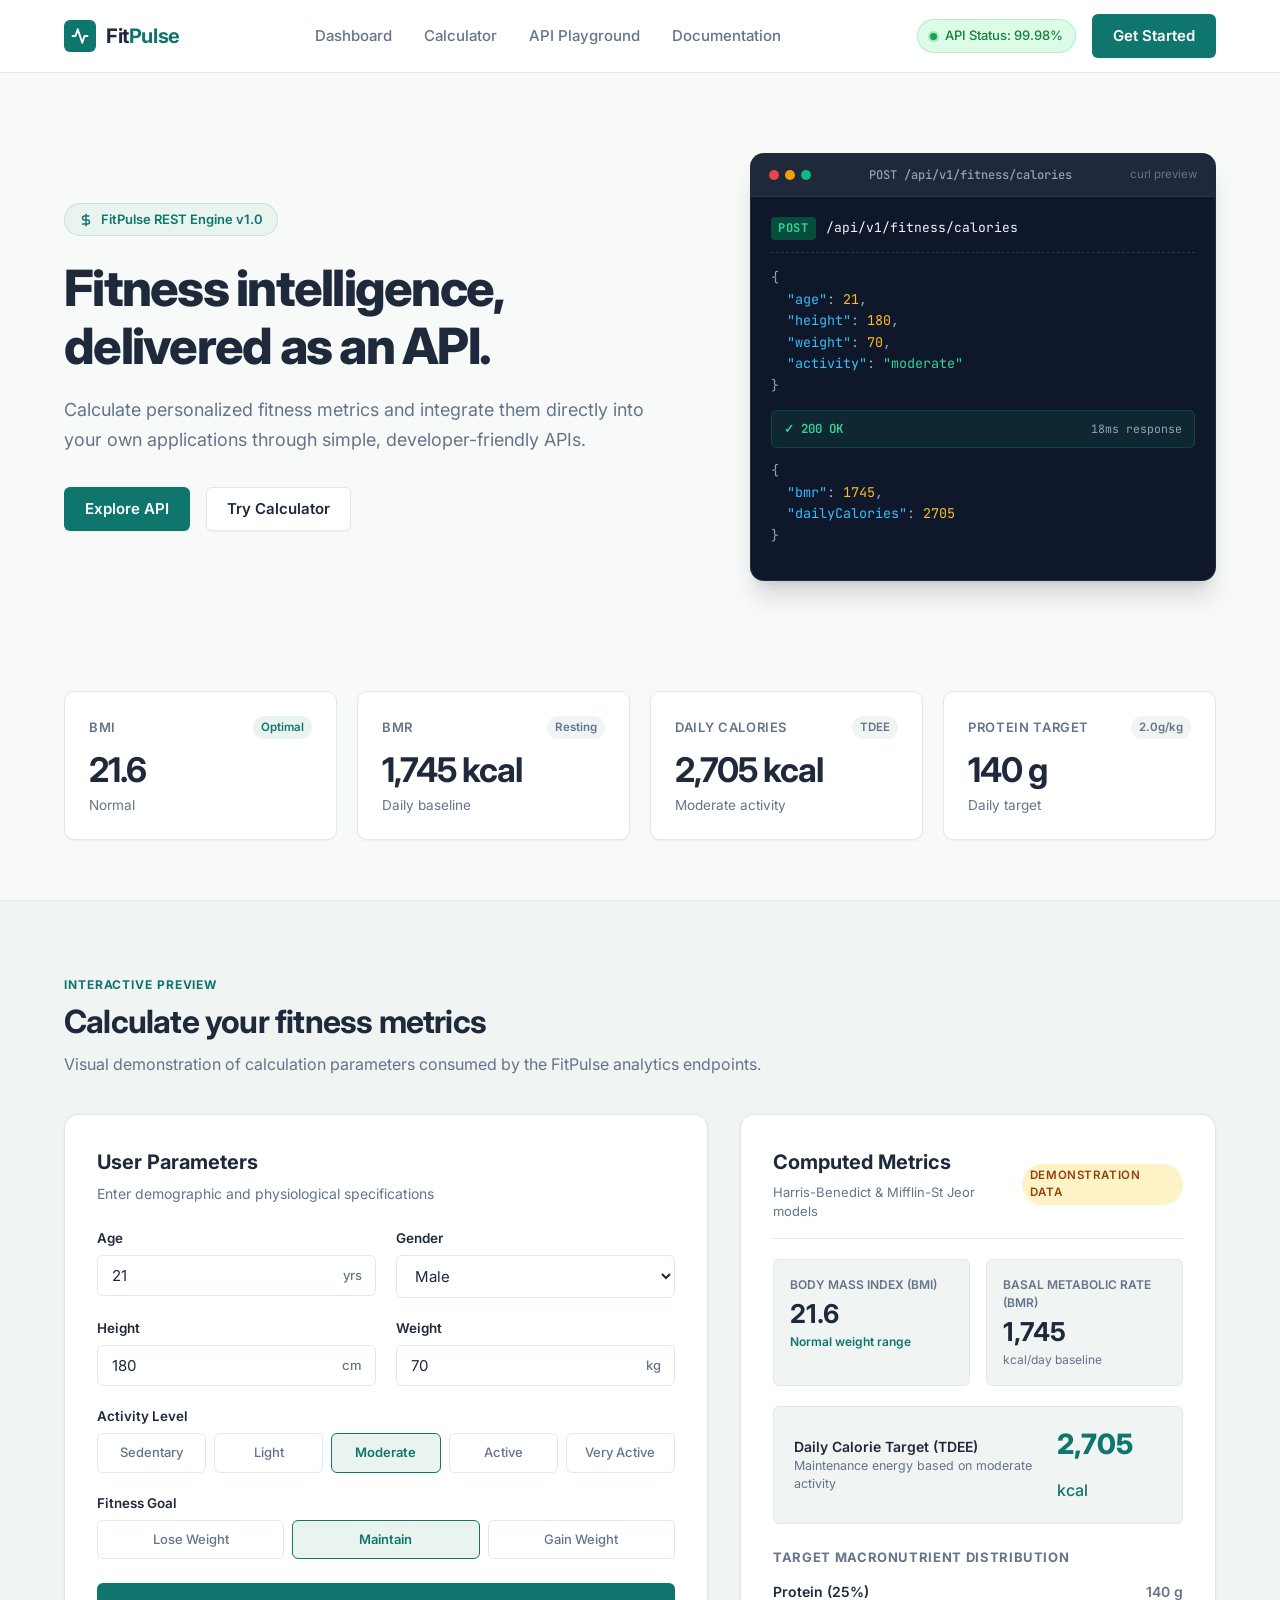
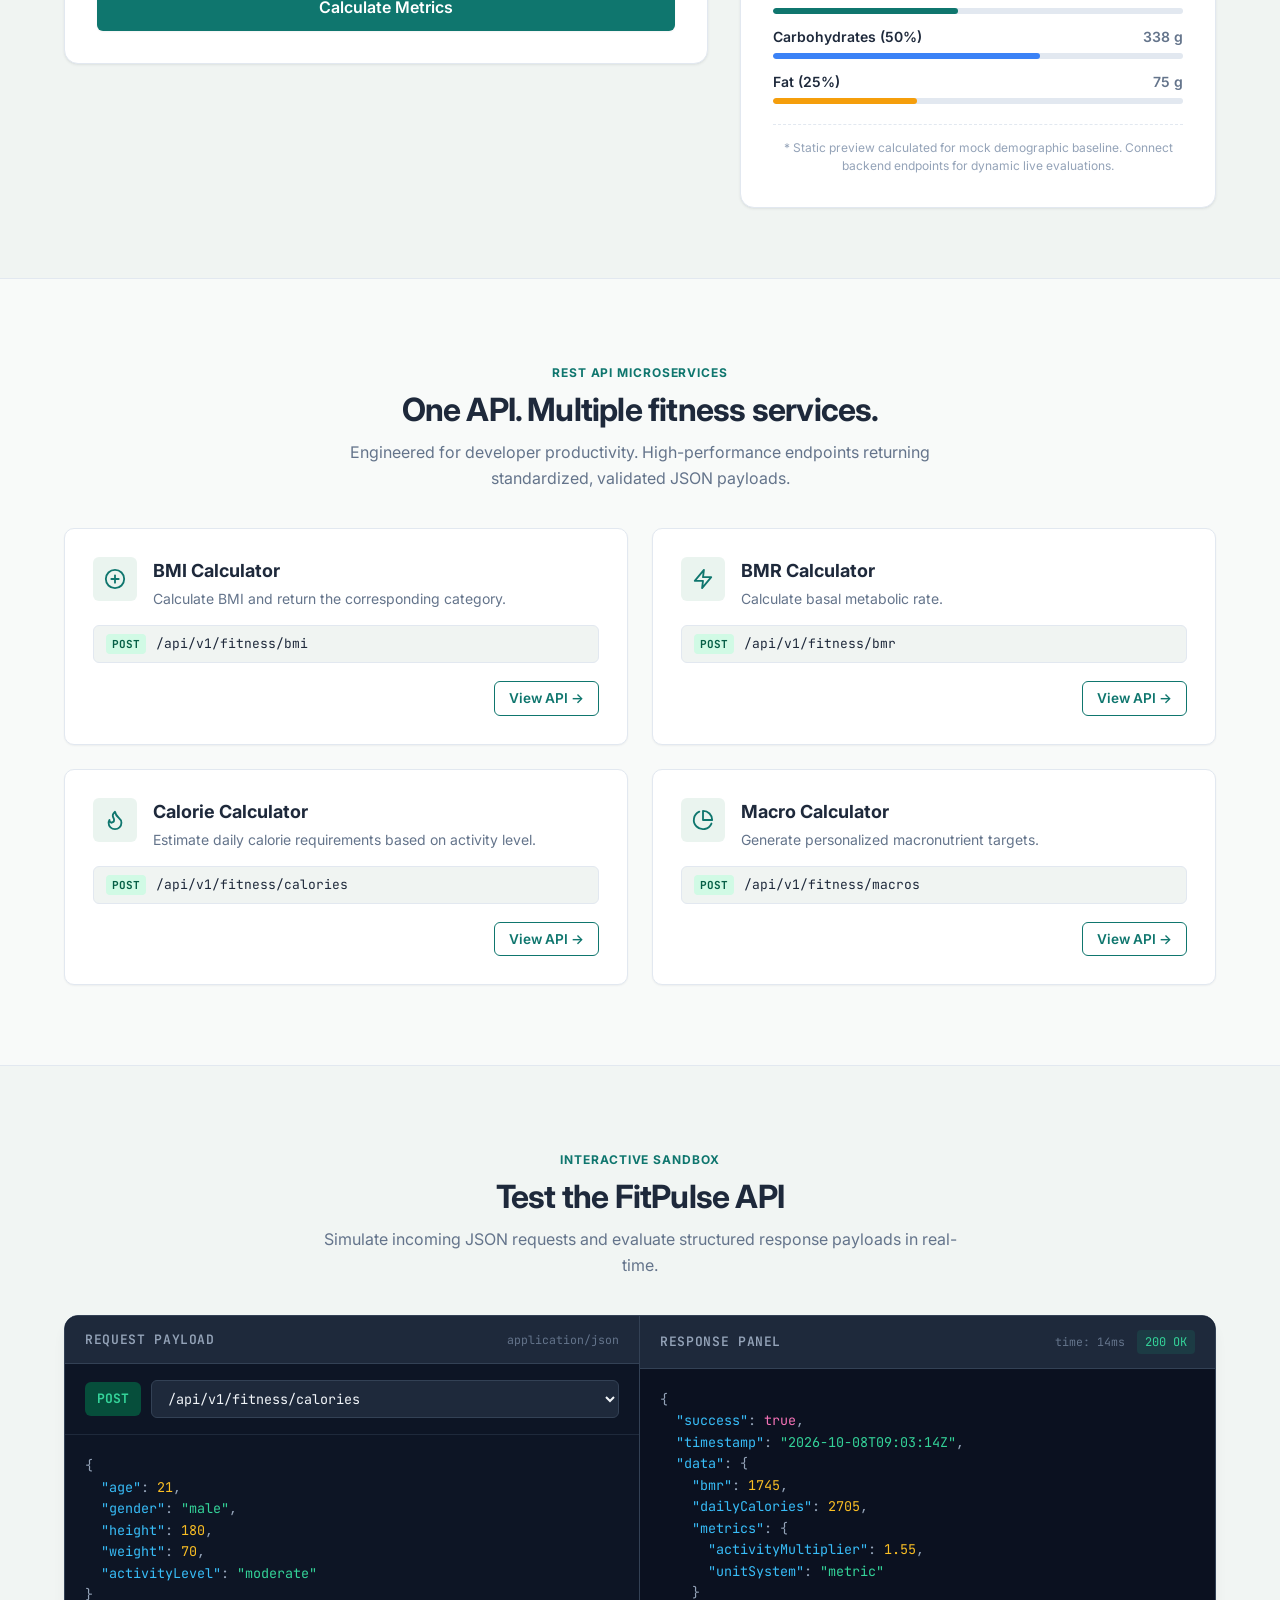
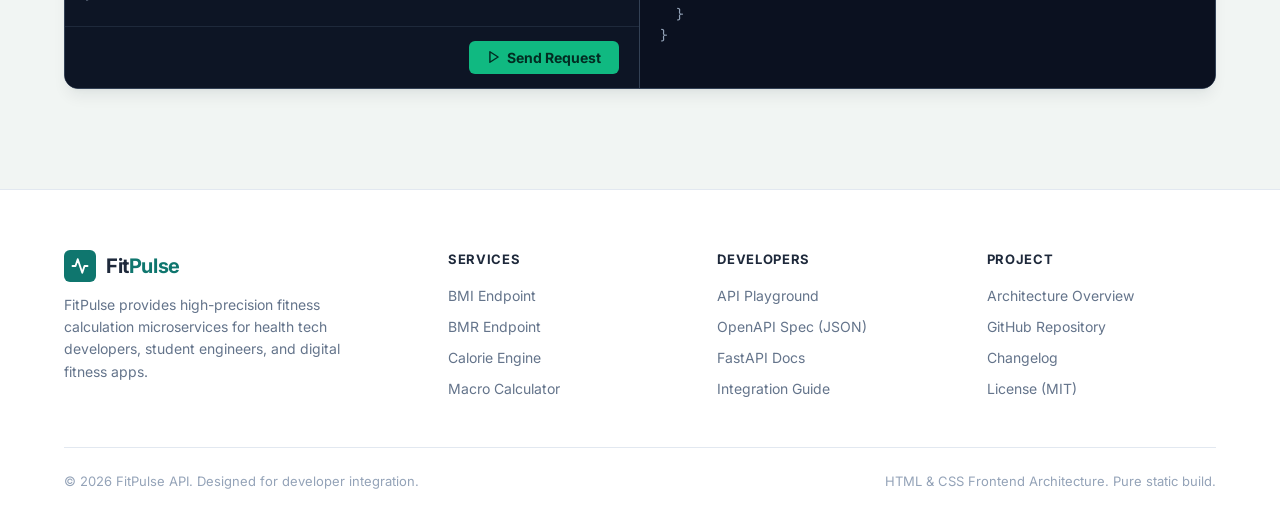
<file: index.html>
<!DOCTYPE html>
<html lang="en">
<head>
  <meta charset="UTF-8">
  <meta name="viewport" content="width=device-width, initial-scale=1.0">
  <meta name="description" content="FitPulse — Fitness Analytics & Personal Metrics API. Calculate BMI, BMR, daily calories, and macronutrient targets with developer-friendly REST endpoints.">
  <title>FitPulse — Fitness Analytics & Personal Metrics API</title>
  <link rel="preconnect" href="https://fonts.googleapis.com">
  <link rel="preconnect" href="https://fonts.gstatic.com" crossorigin>
  <link href="https://fonts.googleapis.com/css2?family=Inter:wght@400;500;600;700;800&family=JetBrains+Mono:wght@400;500;600&display=swap" rel="stylesheet">
  <link rel="stylesheet" href="style.css">
</head>
<body>

  <!-- 1. Top Navigation -->
  <header class="navbar">
    <div class="container navbar-inner">
      <a href="#" class="logo-group" id="nav-brand">
        <div class="logo-icon">
          <svg width="18" height="18" viewBox="0 0 24 24" fill="none" stroke="currentColor" stroke-width="2.5" stroke-linecap="round" stroke-linejoin="round">
            <polyline points="22 12 18 12 15 21 9 3 6 12 2 12"></polyline>
          </svg>
        </div>
        <span>Fit<span class="logo-pulse-text">Pulse</span></span>
      </a>

      <nav class="nav-links">
        <a href="#metrics" class="nav-link" id="link-dashboard">Dashboard</a>
        <a href="#calculator" class="nav-link" id="link-calculator">Calculator</a>
        <a href="#playground" class="nav-link" id="link-playground">API Playground</a>
        <a href="#services" class="nav-link" id="link-documentation">Documentation</a>
      </nav>

      <div class="nav-actions">
        <div class="api-status-badge" title="FitPulse API systems operational">
          <span class="status-dot"></span>
          <span>API Status: 99.98%</span>
        </div>
        <a href="#playground" class="btn btn-primary" id="btn-get-started">Get Started</a>
      </div>
    </div>
  </header>

  <!-- 2. Hero Section -->
  <section class="hero-section">
    <div class="container">
      <div class="hero-grid">
        <div class="hero-content">
          <div class="hero-pill-badge">
            <svg width="14" height="14" viewBox="0 0 24 24" fill="none" stroke="currentColor" stroke-width="2.5" stroke-linecap="round" stroke-linejoin="round">
              <path d="M12 2v20M17 5H9.5a3.5 3.5 0 0 0 0 7h5a3.5 3.5 0 0 1 0 7H6"/>
            </svg>
            FitPulse REST Engine v1.0
          </div>
          <h1 class="hero-title">Fitness intelligence, delivered as an API.</h1>
          <p class="hero-description">
            Calculate personalized fitness metrics and integrate them directly into your own applications through simple, developer-friendly APIs.
          </p>
          <div class="hero-cta-group">
            <a href="#services" class="btn btn-primary" id="hero-btn-explore">Explore API</a>
            <a href="#calculator" class="btn btn-secondary" id="hero-btn-calculator">Try Calculator</a>
          </div>
        </div>

        <div class="hero-visual">
          <!-- Developer API Response Preview Card -->
          <div class="api-window-card" id="hero-api-preview">
            <div class="window-header">
              <div class="window-controls">
                <span class="dot dot-red"></span>
                <span class="dot dot-yellow"></span>
                <span class="dot dot-green"></span>
              </div>
              <span class="window-label">POST /api/v1/fitness/calories</span>
              <span style="font-size: 0.72rem; color: #64748b;">curl preview</span>
            </div>
            <div class="window-body">
              <div class="req-endpoint">
                <span class="method-tag method-post">POST</span>
                <span class="endpoint-path">/api/v1/fitness/calories</span>
              </div>
              <div class="code-snippet"><span class="code-punct">{</span>
  <span class="code-key">"age"</span><span class="code-punct">:</span> <span class="code-num">21</span><span class="code-punct">,</span>
  <span class="code-key">"height"</span><span class="code-punct">:</span> <span class="code-num">180</span><span class="code-punct">,</span>
  <span class="code-key">"weight"</span><span class="code-punct">:</span> <span class="code-num">70</span><span class="code-punct">,</span>
  <span class="code-key">"activity"</span><span class="code-punct">:</span> <span class="code-str">"moderate"</span>
<span class="code-punct">}</span></div>

              <div class="status-response-bar">
                <span>&#10003; 200 OK</span>
                <span class="response-time">18ms response</span>
              </div>

              <div class="code-snippet"><span class="code-punct">{</span>
  <span class="code-key">"bmr"</span><span class="code-punct">:</span> <span class="code-num">1745</span><span class="code-punct">,</span>
  <span class="code-key">"dailyCalories"</span><span class="code-punct">:</span> <span class="code-num">2705</span>
<span class="code-punct">}</span></div>
            </div>
          </div>
        </div>
      </div>
    </div>
  </section>

  <!-- 3. Metrics Overview -->
  <section class="metrics-section" id="metrics">
    <div class="container">
      <div class="metrics-grid">
        <!-- BMI Card -->
        <div class="metric-card" id="card-metric-bmi">
          <div class="metric-header">
            <span class="metric-label">BMI</span>
            <span class="metric-tag tag-healthy">Optimal</span>
          </div>
          <div class="metric-value">21.6</div>
          <div class="metric-subtext">Normal</div>
        </div>

        <!-- BMR Card -->
        <div class="metric-card" id="card-metric-bmr">
          <div class="metric-header">
            <span class="metric-label">BMR</span>
            <span class="metric-tag">Resting</span>
          </div>
          <div class="metric-value">1,745 kcal</div>
          <div class="metric-subtext">Daily baseline</div>
        </div>

        <!-- Daily Calories Card -->
        <div class="metric-card" id="card-metric-calories">
          <div class="metric-header">
            <span class="metric-label">Daily Calories</span>
            <span class="metric-tag">TDEE</span>
          </div>
          <div class="metric-value">2,705 kcal</div>
          <div class="metric-subtext">Moderate activity</div>
        </div>

        <!-- Protein Target Card -->
        <div class="metric-card" id="card-metric-protein">
          <div class="metric-header">
            <span class="metric-label">Protein Target</span>
            <span class="metric-tag">2.0g/kg</span>
          </div>
          <div class="metric-value">140 g</div>
          <div class="metric-subtext">Daily target</div>
        </div>
      </div>
    </div>
  </section>

  <!-- 4. Fitness Calculator Section -->
  <section class="calculator-section" id="calculator">
    <div class="container">
      <div class="section-header">
        <span class="section-tag">Interactive Preview</span>
        <h2 class="section-title">Calculate your fitness metrics</h2>
        <p class="section-subtitle">Visual demonstration of calculation parameters consumed by the FitPulse analytics endpoints.</p>
      </div>

      <div class="calculator-layout">
        <!-- Calculator Form -->
        <div class="calculator-card" id="calculator-form-container">
          <h3 class="card-title">User Parameters</h3>
          <p class="card-desc">Enter demographic and physiological specifications</p>

          <form action="#" onsubmit="return false;" id="fitness-calc-form">
            <div class="form-grid">
              <!-- Age -->
              <div class="form-group">
                <label for="input-age" class="form-label">Age</label>
                <div class="input-wrapper">
                  <input type="number" id="input-age" class="form-input input-with-unit" value="21" min="10" max="120" placeholder="21">
                  <span class="input-unit">yrs</span>
                </div>
              </div>

              <!-- Gender -->
              <div class="form-group">
                <label for="select-gender" class="form-label">Gender</label>
                <select id="select-gender" class="form-select">
                  <option value="male" selected>Male</option>
                  <option value="female">Female</option>
                  <option value="other">Other</option>
                </select>
              </div>

              <!-- Height -->
              <div class="form-group">
                <label for="input-height" class="form-label">Height</label>
                <div class="input-wrapper">
                  <input type="number" id="input-height" class="form-input input-with-unit" value="180" min="50" max="260" placeholder="180">
                  <span class="input-unit">cm</span>
                </div>
              </div>

              <!-- Weight -->
              <div class="form-group">
                <label for="input-weight" class="form-label">Weight</label>
                <div class="input-wrapper">
                  <input type="number" id="input-weight" class="form-input input-with-unit" value="70" min="20" max="300" placeholder="70">
                  <span class="input-unit">kg</span>
                </div>
              </div>

              <!-- Activity Level -->
              <div class="form-group full-width">
                <label class="form-label">Activity Level</label>
                <div class="segmented-chips" id="activity-chips">
                  <label class="chip-label">
                    <input type="radio" name="activity" value="sedentary">
                    <span class="chip-box">Sedentary</span>
                  </label>
                  <label class="chip-label">
                    <input type="radio" name="activity" value="light">
                    <span class="chip-box">Light</span>
                  </label>
                  <label class="chip-label">
                    <input type="radio" name="activity" value="moderate" checked>
                    <span class="chip-box">Moderate</span>
                  </label>
                  <label class="chip-label">
                    <input type="radio" name="activity" value="active">
                    <span class="chip-box">Active</span>
                  </label>
                  <label class="chip-label">
                    <input type="radio" name="activity" value="very-active">
                    <span class="chip-box">Very Active</span>
                  </label>
                </div>
              </div>

              <!-- Fitness Goal -->
              <div class="form-group full-width">
                <label class="form-label">Fitness Goal</label>
                <div class="segmented-chips" id="goal-chips">
                  <label class="chip-label">
                    <input type="radio" name="goal" value="lose-weight">
                    <span class="chip-box">Lose Weight</span>
                  </label>
                  <label class="chip-label">
                    <input type="radio" name="goal" value="maintain" checked>
                    <span class="chip-box">Maintain</span>
                  </label>
                  <label class="chip-label">
                    <input type="radio" name="goal" value="gain-weight">
                    <span class="chip-box">Gain Weight</span>
                  </label>
                </div>
              </div>
            </div>

            <div class="calculator-actions">
              <button type="button" class="btn btn-primary btn-full" id="btn-calculate-metrics">Calculate Metrics</button>
            </div>
          </form>
        </div>

        <!-- Static Results Dashboard -->
        <div class="results-card" id="calculator-results-dashboard">
          <div class="results-header">
            <div>
              <h3 class="card-title">Computed Metrics</h3>
              <p style="font-size: 0.8125rem; color: var(--text-muted); margin: 0;">Harris-Benedict & Mifflin-St Jeor models</p>
            </div>
            <span class="demo-badge">Demonstration Data</span>
          </div>

          <div class="results-metric-primary">
            <div class="result-card-inner">
              <div class="result-micro-label">Body Mass Index (BMI)</div>
              <div class="result-highlight-num">21.6</div>
              <div class="result-highlight-status">Normal weight range</div>
            </div>
            <div class="result-card-inner">
              <div class="result-micro-label">Basal Metabolic Rate (BMR)</div>
              <div class="result-highlight-num">1,745</div>
              <div style="font-size: 0.75rem; color: var(--text-muted); margin-top: 4px;">kcal/day baseline</div>
            </div>
          </div>

          <div class="result-total-calories-banner">
            <div class="calorie-label-group">
              <span class="banner-title">Daily Calorie Target (TDEE)</span>
              <span class="banner-subtitle">Maintenance energy based on moderate activity</span>
            </div>
            <span class="banner-value">2,705 <span style="font-size: 1rem; font-weight: 500;">kcal</span></span>
          </div>

          <div class="macros-breakdown-panel">
            <h4 class="macros-title">Target Macronutrient Distribution</h4>
            <div class="macros-list">
              <div class="macro-item">
                <div class="macro-row-info">
                  <span class="macro-name">Protein (25%)</span>
                  <span class="macro-amount">140 g</span>
                </div>
                <div class="macro-bar-track">
                  <div class="macro-bar-fill fill-protein"></div>
                </div>
              </div>

              <div class="macro-item">
                <div class="macro-row-info">
                  <span class="macro-name">Carbohydrates (50%)</span>
                  <span class="macro-amount">338 g</span>
                </div>
                <div class="macro-bar-track">
                  <div class="macro-bar-fill fill-carbs"></div>
                </div>
              </div>

              <div class="macro-item">
                <div class="macro-row-info">
                  <span class="macro-name">Fat (25%)</span>
                  <span class="macro-amount">75 g</span>
                </div>
                <div class="macro-bar-track">
                  <div class="macro-bar-fill fill-fat"></div>
                </div>
              </div>
            </div>
          </div>

          <div class="results-footer-notice">
            * Static preview calculated for mock demographic baseline. Connect backend endpoints for dynamic live evaluations.
          </div>
        </div>
      </div>
    </div>
  </section>

  <!-- 5. API Services Section -->
  <section class="services-section" id="services">
    <div class="container">
      <div class="section-header text-center">
        <span class="section-tag">REST API Microservices</span>
        <h2 class="section-title">One API. Multiple fitness services.</h2>
        <p class="section-subtitle">
          Engineered for developer productivity. High-performance endpoints returning standardized, validated JSON payloads.
        </p>
      </div>

      <div class="services-grid">
        <!-- Service 1: BMI Calculator -->
        <div class="service-card" id="service-bmi">
          <div class="service-top">
            <div class="service-icon-box">
              <svg width="22" height="22" viewBox="0 0 24 24" fill="none" stroke="currentColor" stroke-width="2" stroke-linecap="round" stroke-linejoin="round">
                <circle cx="12" cy="12" r="10"></circle>
                <path d="M8 12h8"></path>
                <path d="M12 8v8"></path>
              </svg>
            </div>
            <div class="service-title-wrap">
              <h3 class="service-title">BMI Calculator</h3>
              <p class="service-desc">Calculate BMI and return the corresponding category.</p>
            </div>
          </div>
          <div class="endpoint-display-box">
            <span class="method-badge-clean">POST</span>
            <span class="endpoint-text">/api/v1/fitness/bmi</span>
          </div>
          <div class="service-footer">
            <a href="#playground" class="btn btn-outline-emerald">View API &rarr;</a>
          </div>
        </div>

        <!-- Service 2: BMR Calculator -->
        <div class="service-card" id="service-bmr">
          <div class="service-top">
            <div class="service-icon-box">
              <svg width="22" height="22" viewBox="0 0 24 24" fill="none" stroke="currentColor" stroke-width="2" stroke-linecap="round" stroke-linejoin="round">
                <polygon points="13 2 3 14 12 14 11 22 21 10 12 10 13 2"></polygon>
              </svg>
            </div>
            <div class="service-title-wrap">
              <h3 class="service-title">BMR Calculator</h3>
              <p class="service-desc">Calculate basal metabolic rate.</p>
            </div>
          </div>
          <div class="endpoint-display-box">
            <span class="method-badge-clean">POST</span>
            <span class="endpoint-text">/api/v1/fitness/bmr</span>
          </div>
          <div class="service-footer">
            <a href="#playground" class="btn btn-outline-emerald">View API &rarr;</a>
          </div>
        </div>

        <!-- Service 3: Calorie Calculator -->
        <div class="service-card" id="service-calories">
          <div class="service-top">
            <div class="service-icon-box">
              <svg width="22" height="22" viewBox="0 0 24 24" fill="none" stroke="currentColor" stroke-width="2" stroke-linecap="round" stroke-linejoin="round">
                <path d="M8.5 14.5A2.5 2.5 0 0 0 11 12c0-1.38-.5-2-1-3-1.072-2.143-.224-4.054 2-6 .5 2.5 2 4.9 4 6.5 2 1.6 3 3.5 3 5.5a7 7 0 1 1-14 0c0-1.153.433-2.294 1-3a2.5 2.5 0 0 0 2.5 3z"></path>
              </svg>
            </div>
            <div class="service-title-wrap">
              <h3 class="service-title">Calorie Calculator</h3>
              <p class="service-desc">Estimate daily calorie requirements based on activity level.</p>
            </div>
          </div>
          <div class="endpoint-display-box">
            <span class="method-badge-clean">POST</span>
            <span class="endpoint-text">/api/v1/fitness/calories</span>
          </div>
          <div class="service-footer">
            <a href="#playground" class="btn btn-outline-emerald">View API &rarr;</a>
          </div>
        </div>

        <!-- Service 4: Macro Calculator -->
        <div class="service-card" id="service-macros">
          <div class="service-top">
            <div class="service-icon-box">
              <svg width="22" height="22" viewBox="0 0 24 24" fill="none" stroke="currentColor" stroke-width="2" stroke-linecap="round" stroke-linejoin="round">
                <path d="M21.21 15.89A10 10 0 1 1 8 2.83"></path>
                <path d="M22 12A10 10 0 0 0 12 2v10z"></path>
              </svg>
            </div>
            <div class="service-title-wrap">
              <h3 class="service-title">Macro Calculator</h3>
              <p class="service-desc">Generate personalized macronutrient targets.</p>
            </div>
          </div>
          <div class="endpoint-display-box">
            <span class="method-badge-clean">POST</span>
            <span class="endpoint-text">/api/v1/fitness/macros</span>
          </div>
          <div class="service-footer">
            <a href="#playground" class="btn btn-outline-emerald">View API &rarr;</a>
          </div>
        </div>
      </div>
    </div>
  </section>

  <!-- 6. API Playground Section -->
  <section class="playground-section" id="playground">
    <div class="container">
      <div class="section-header text-center">
        <span class="section-tag">Interactive Sandbox</span>
        <h2 class="section-title">Test the FitPulse API</h2>
        <p class="section-subtitle">Simulate incoming JSON requests and evaluate structured response payloads in real-time.</p>
      </div>

      <div class="playground-console" id="playground-console">
        <!-- Request Pane -->
        <div class="console-pane pane-request">
          <div class="console-pane-header">
            <span class="pane-label">Request Payload</span>
            <span style="font-size: 0.72rem; color: #64748b; font-family: var(--font-mono);">application/json</span>
          </div>

          <div class="playground-bar">
            <span class="playground-method-badge">POST</span>
            <select class="playground-endpoint-selector" id="endpoint-selector">
              <option value="/api/v1/fitness/calories" selected>/api/v1/fitness/calories</option>
              <option value="/api/v1/fitness/bmi">/api/v1/fitness/bmi</option>
              <option value="/api/v1/fitness/bmr">/api/v1/fitness/bmr</option>
              <option value="/api/v1/fitness/macros">/api/v1/fitness/macros</option>
            </select>
          </div>

          <div class="console-editor-area"><span class="code-punct">{</span>
  <span class="code-key">"age"</span><span class="code-punct">:</span> <span class="code-num">21</span><span class="code-punct">,</span>
  <span class="code-key">"gender"</span><span class="code-punct">:</span> <span class="code-str">"male"</span><span class="code-punct">,</span>
  <span class="code-key">"height"</span><span class="code-punct">:</span> <span class="code-num">180</span><span class="code-punct">,</span>
  <span class="code-key">"weight"</span><span class="code-punct">:</span> <span class="code-num">70</span><span class="code-punct">,</span>
  <span class="code-key">"activityLevel"</span><span class="code-punct">:</span> <span class="code-str">"moderate"</span>
<span class="code-punct">}</span></div>

          <div class="console-actions-bar">
            <button type="button" class="btn-send-request" id="btn-send-request">
              <svg width="14" height="14" viewBox="0 0 24 24" fill="none" stroke="currentColor" stroke-width="2.5" stroke-linecap="round" stroke-linejoin="round">
                <polygon points="5 3 19 12 5 21 5 3"></polygon>
              </svg>
              Send Request
            </button>
          </div>
        </div>

        <!-- Response Pane -->
        <div class="console-pane pane-response">
          <div class="console-pane-header">
            <span class="pane-label">Response Panel</span>
            <div style="display: flex; align-items: center; gap: 12px;">
              <span class="response-time-info">time: 14ms</span>
              <div class="response-status-badge">
                <span>200 OK</span>
              </div>
            </div>
          </div>

          <div class="console-editor-area" style="background-color: #0b1120;"><span class="code-punct">{</span>
  <span class="code-key">"success"</span><span class="code-punct">:</span> <span class="code-bool">true</span><span class="code-punct">,</span>
  <span class="code-key">"timestamp"</span><span class="code-punct">:</span> <span class="code-str">"2026-10-08T09:03:14Z"</span><span class="code-punct">,</span>
  <span class="code-key">"data"</span><span class="code-punct">:</span> <span class="code-punct">{</span>
    <span class="code-key">"bmr"</span><span class="code-punct">:</span> <span class="code-num">1745</span><span class="code-punct">,</span>
    <span class="code-key">"dailyCalories"</span><span class="code-punct">:</span> <span class="code-num">2705</span><span class="code-punct">,</span>
    <span class="code-key">"metrics"</span><span class="code-punct">:</span> <span class="code-punct">{</span>
      <span class="code-key">"activityMultiplier"</span><span class="code-punct">:</span> <span class="code-num">1.55</span><span class="code-punct">,</span>
      <span class="code-key">"unitSystem"</span><span class="code-punct">:</span> <span class="code-str">"metric"</span>
    <span class="code-punct">}</span>
  <span class="code-punct">}</span>
<span class="code-punct">}</span></div>
        </div>
      </div>
    </div>
  </section>

  <!-- Footer -->
  <footer class="footer">
    <div class="container">
      <div class="footer-top">
        <div class="footer-brand">
          <div class="logo-group">
            <div class="logo-icon">
              <svg width="18" height="18" viewBox="0 0 24 24" fill="none" stroke="currentColor" stroke-width="2.5" stroke-linecap="round" stroke-linejoin="round">
                <polyline points="22 12 18 12 15 21 9 3 6 12 2 12"></polyline>
              </svg>
            </div>
            <span>Fit<span class="logo-pulse-text">Pulse</span></span>
          </div>
          <p>FitPulse provides high-precision fitness calculation microservices for health tech developers, student engineers, and digital fitness apps.</p>
        </div>

        <div>
          <h4 class="footer-col-title">Services</h4>
          <div class="footer-links">
            <a href="#services">BMI Endpoint</a>
            <a href="#services">BMR Endpoint</a>
            <a href="#services">Calorie Engine</a>
            <a href="#services">Macro Calculator</a>
          </div>
        </div>

        <div>
          <h4 class="footer-col-title">Developers</h4>
          <div class="footer-links">
            <a href="#playground">API Playground</a>
            <a href="#">OpenAPI Spec (JSON)</a>
            <a href="#">FastAPI Docs</a>
            <a href="#">Integration Guide</a>
          </div>
        </div>

        <div>
          <h4 class="footer-col-title">Project</h4>
          <div class="footer-links">
            <a href="#">Architecture Overview</a>
            <a href="#">GitHub Repository</a>
            <a href="#">Changelog</a>
            <a href="#">License (MIT)</a>
          </div>
        </div>
      </div>

      <div class="footer-bottom">
        <div>&copy; 2026 FitPulse API. Designed for developer integration.</div>
        <div>HTML &amp; CSS Frontend Architecture. Pure static build.</div>
      </div>
    </div>
  </footer>

</body>
</html>
</file>
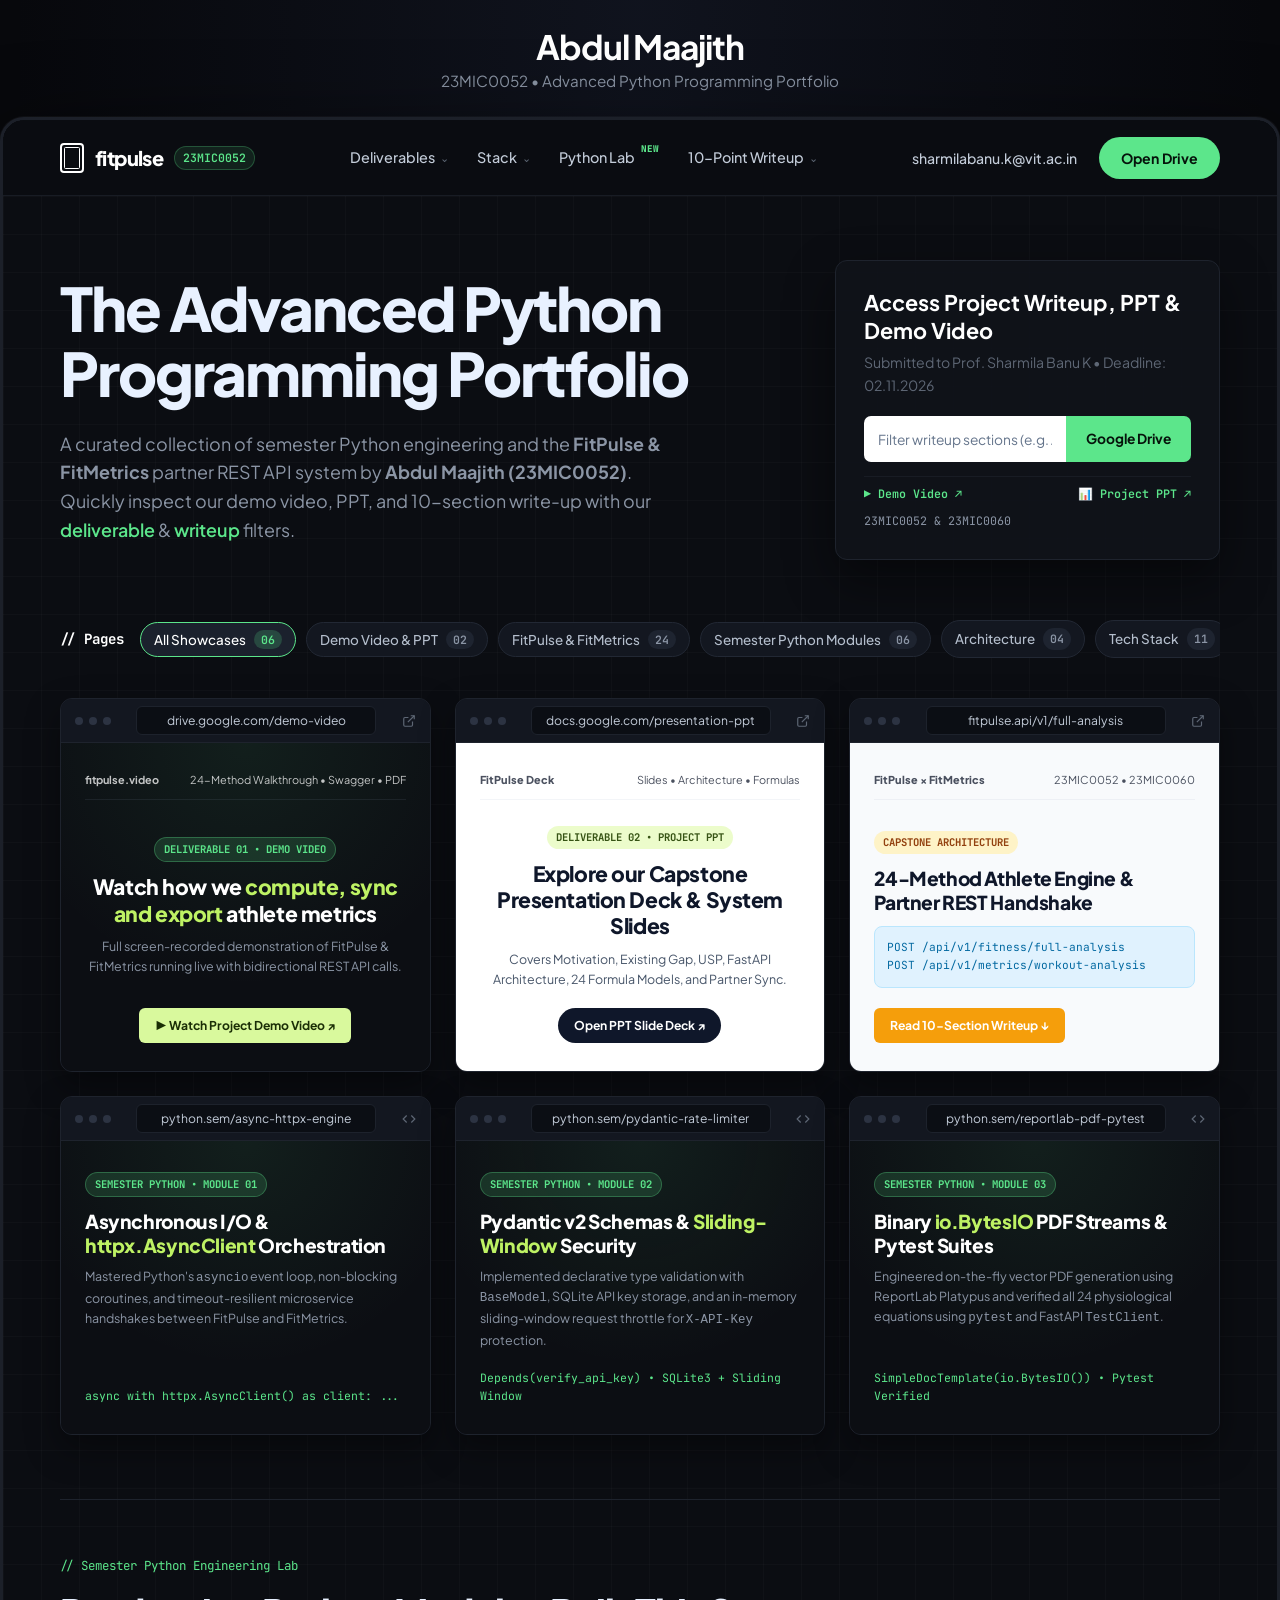
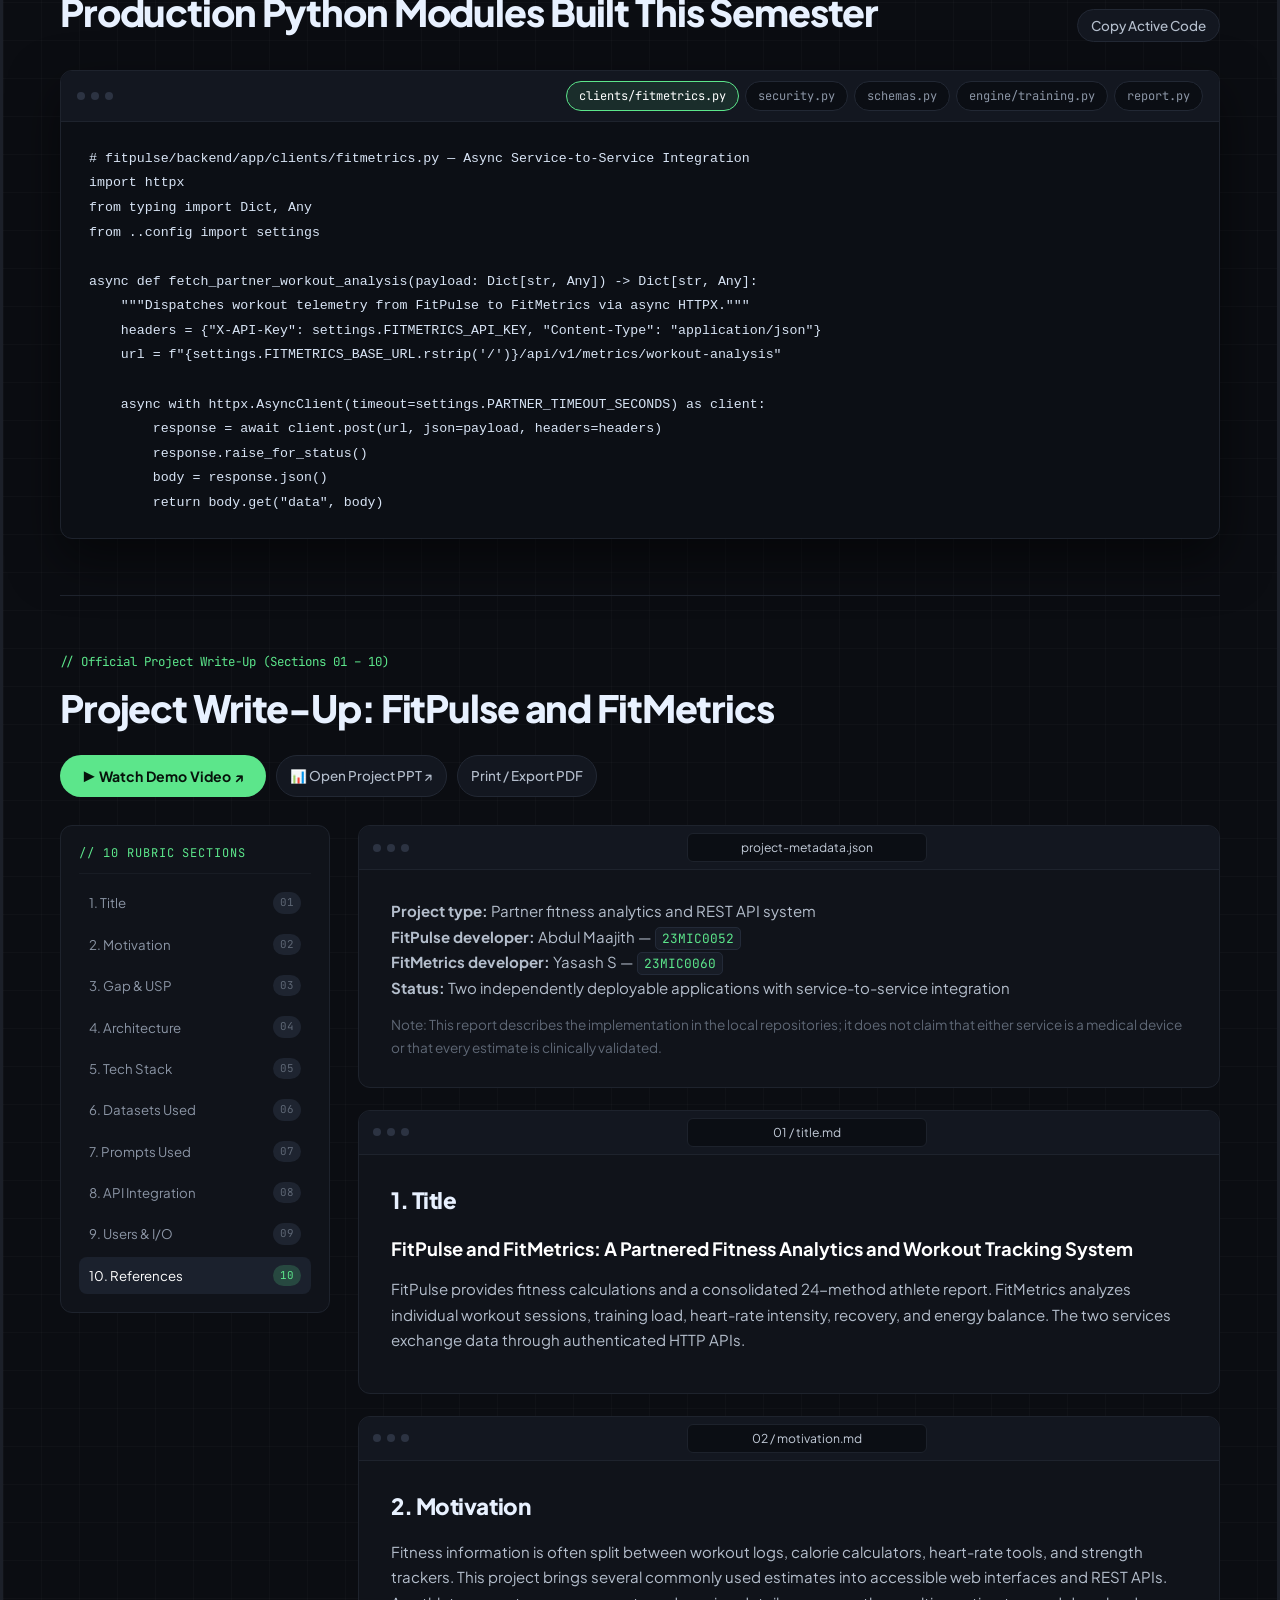
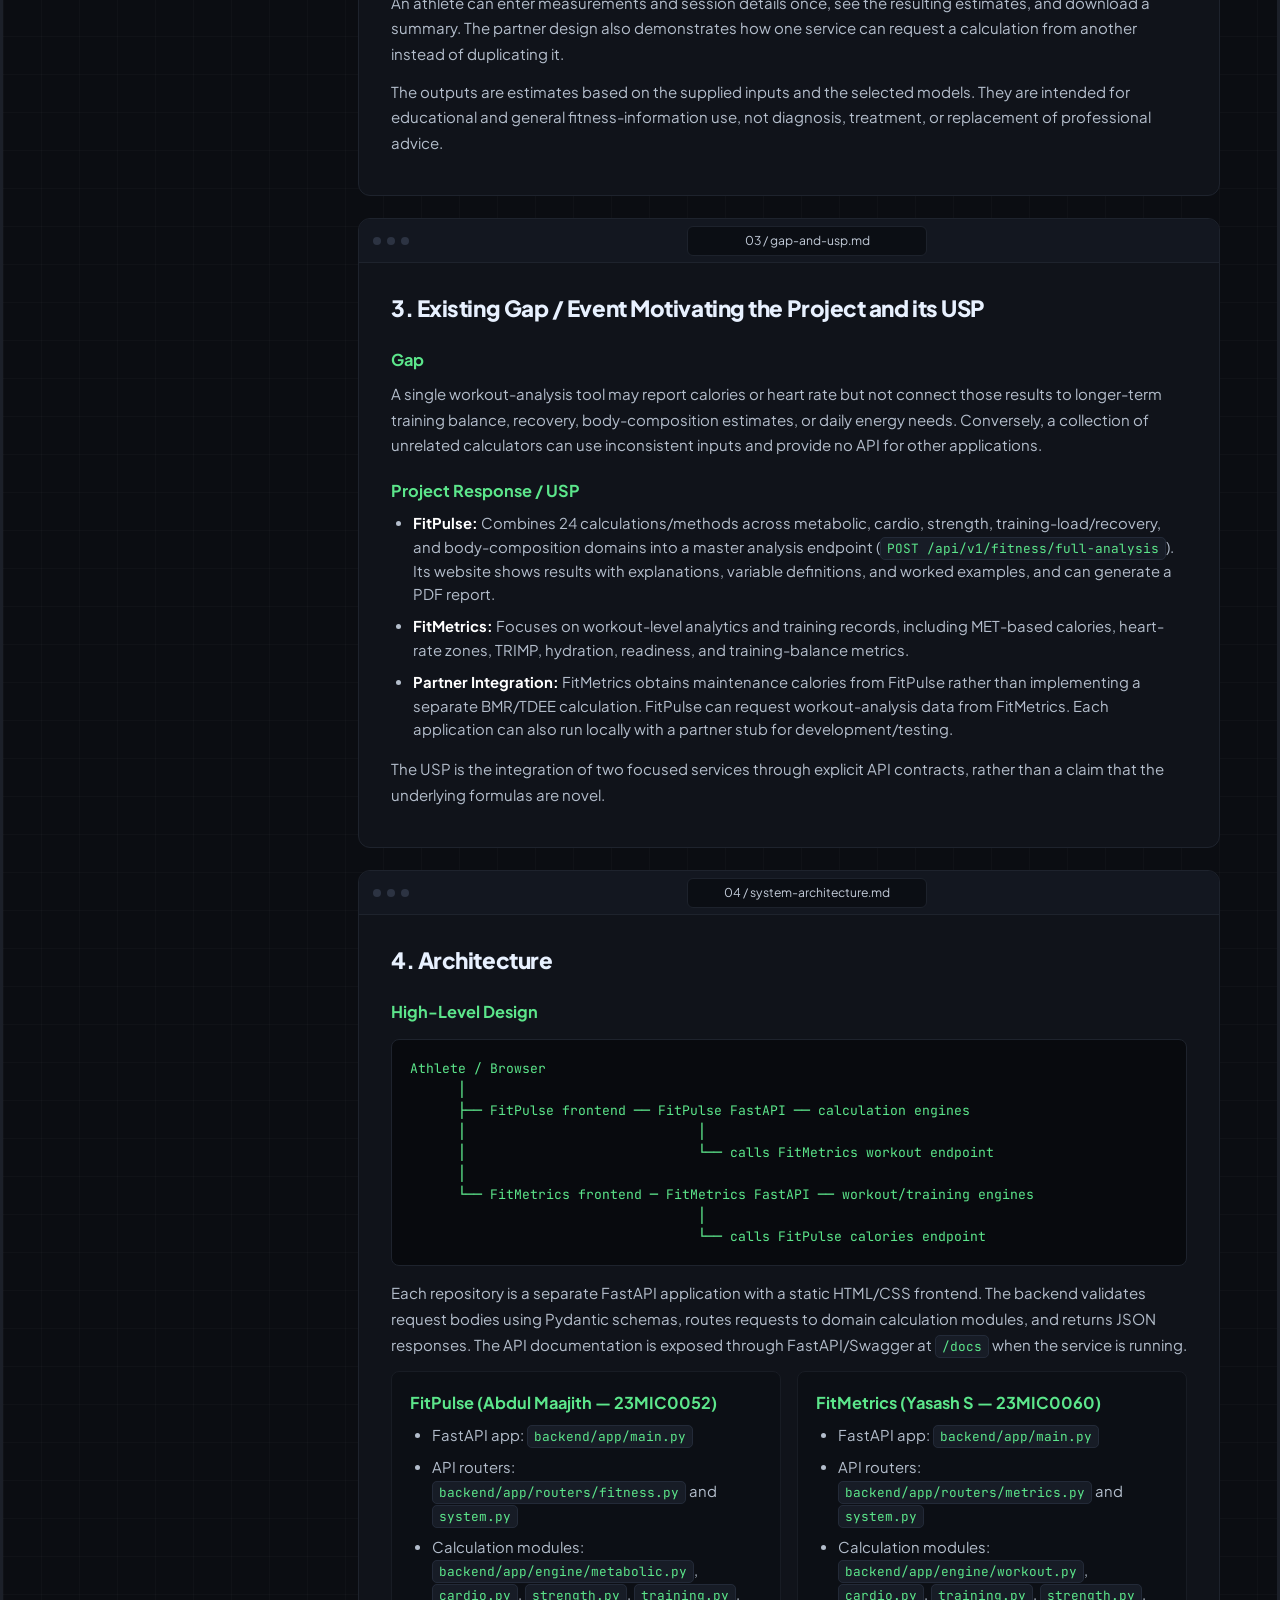
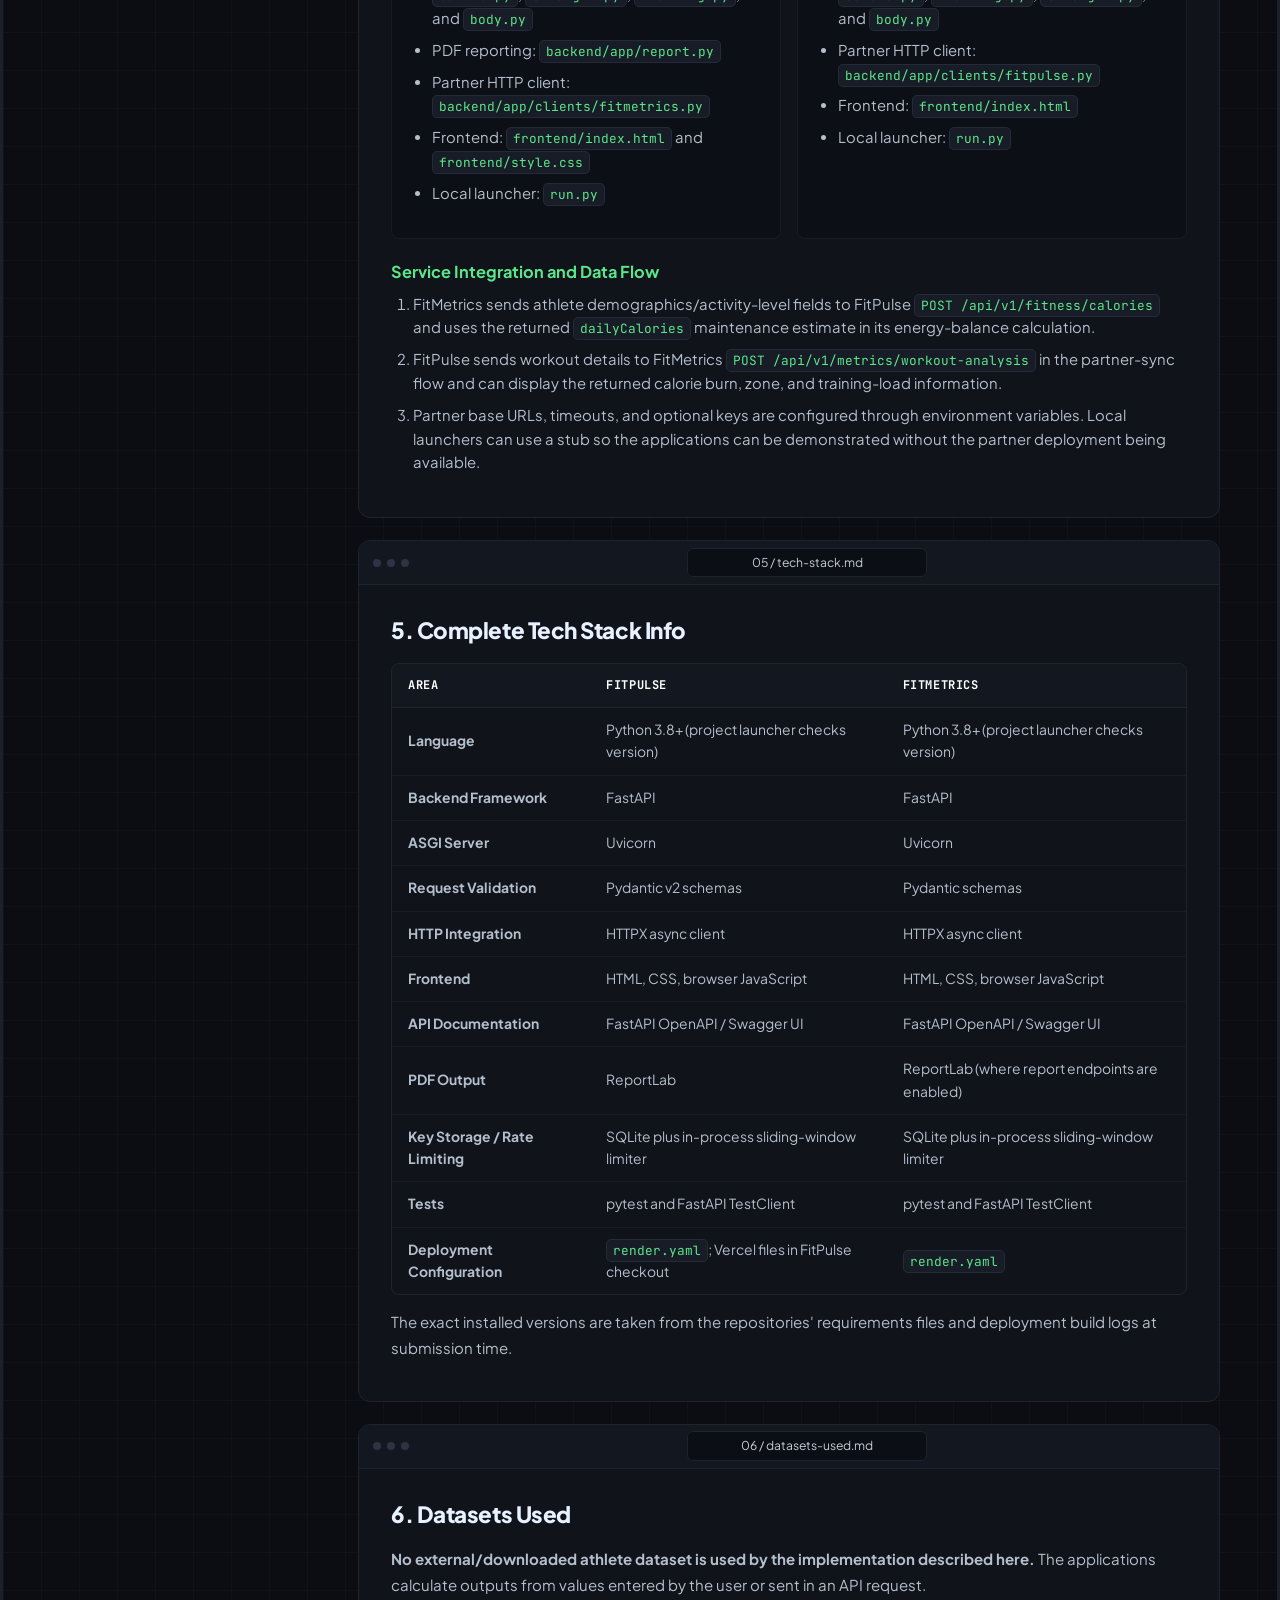
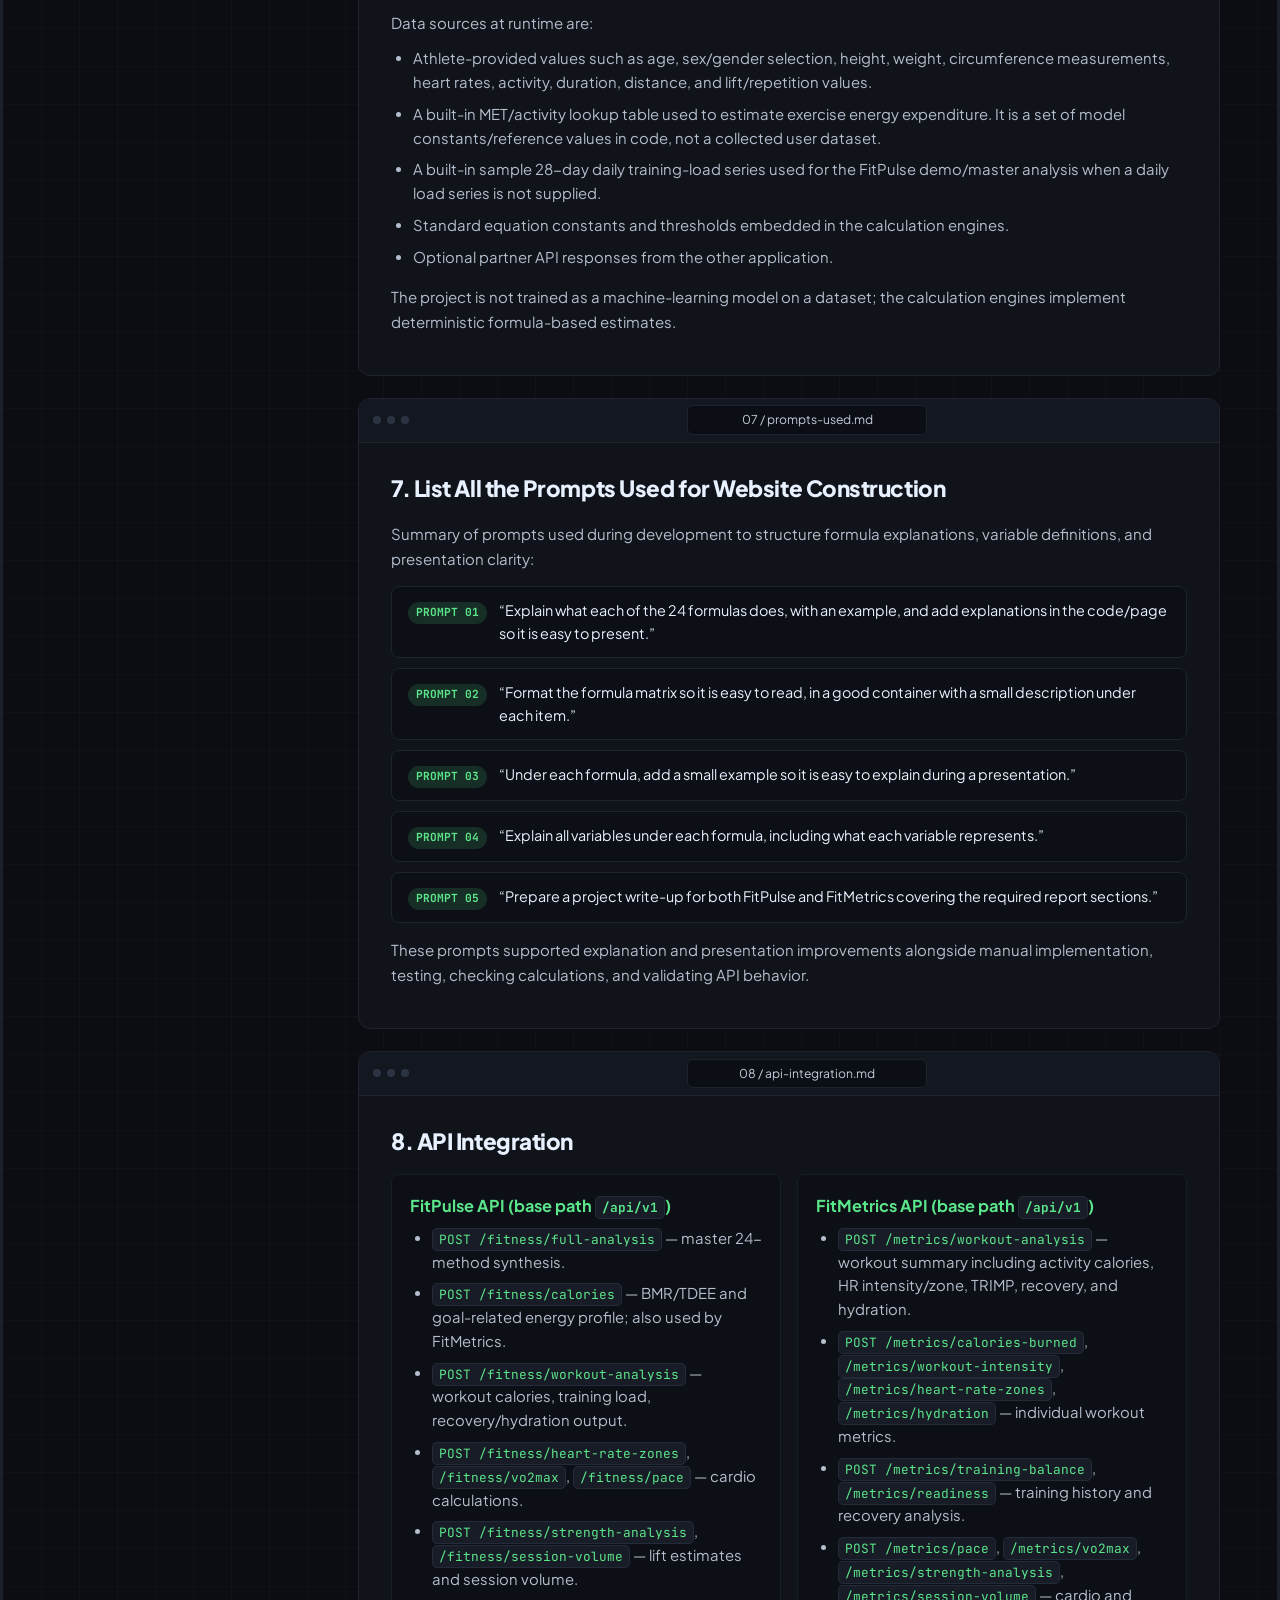
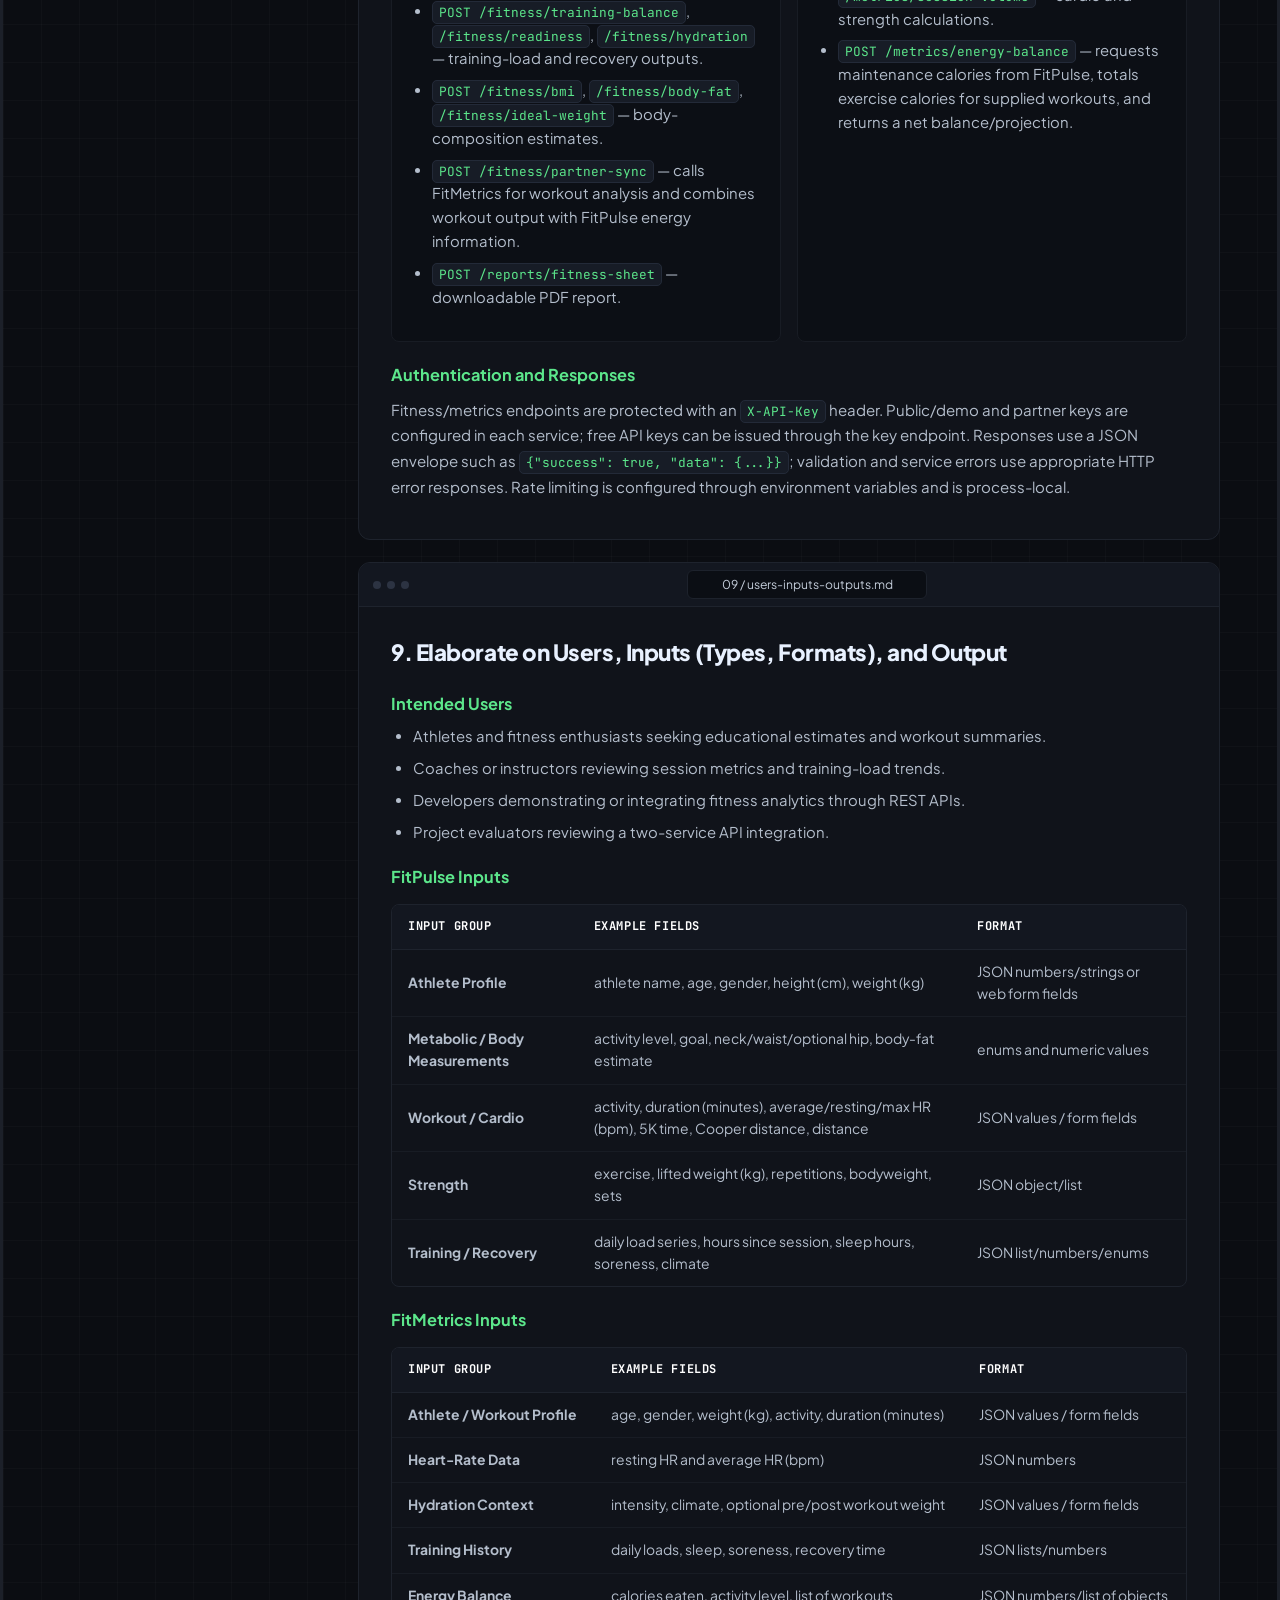
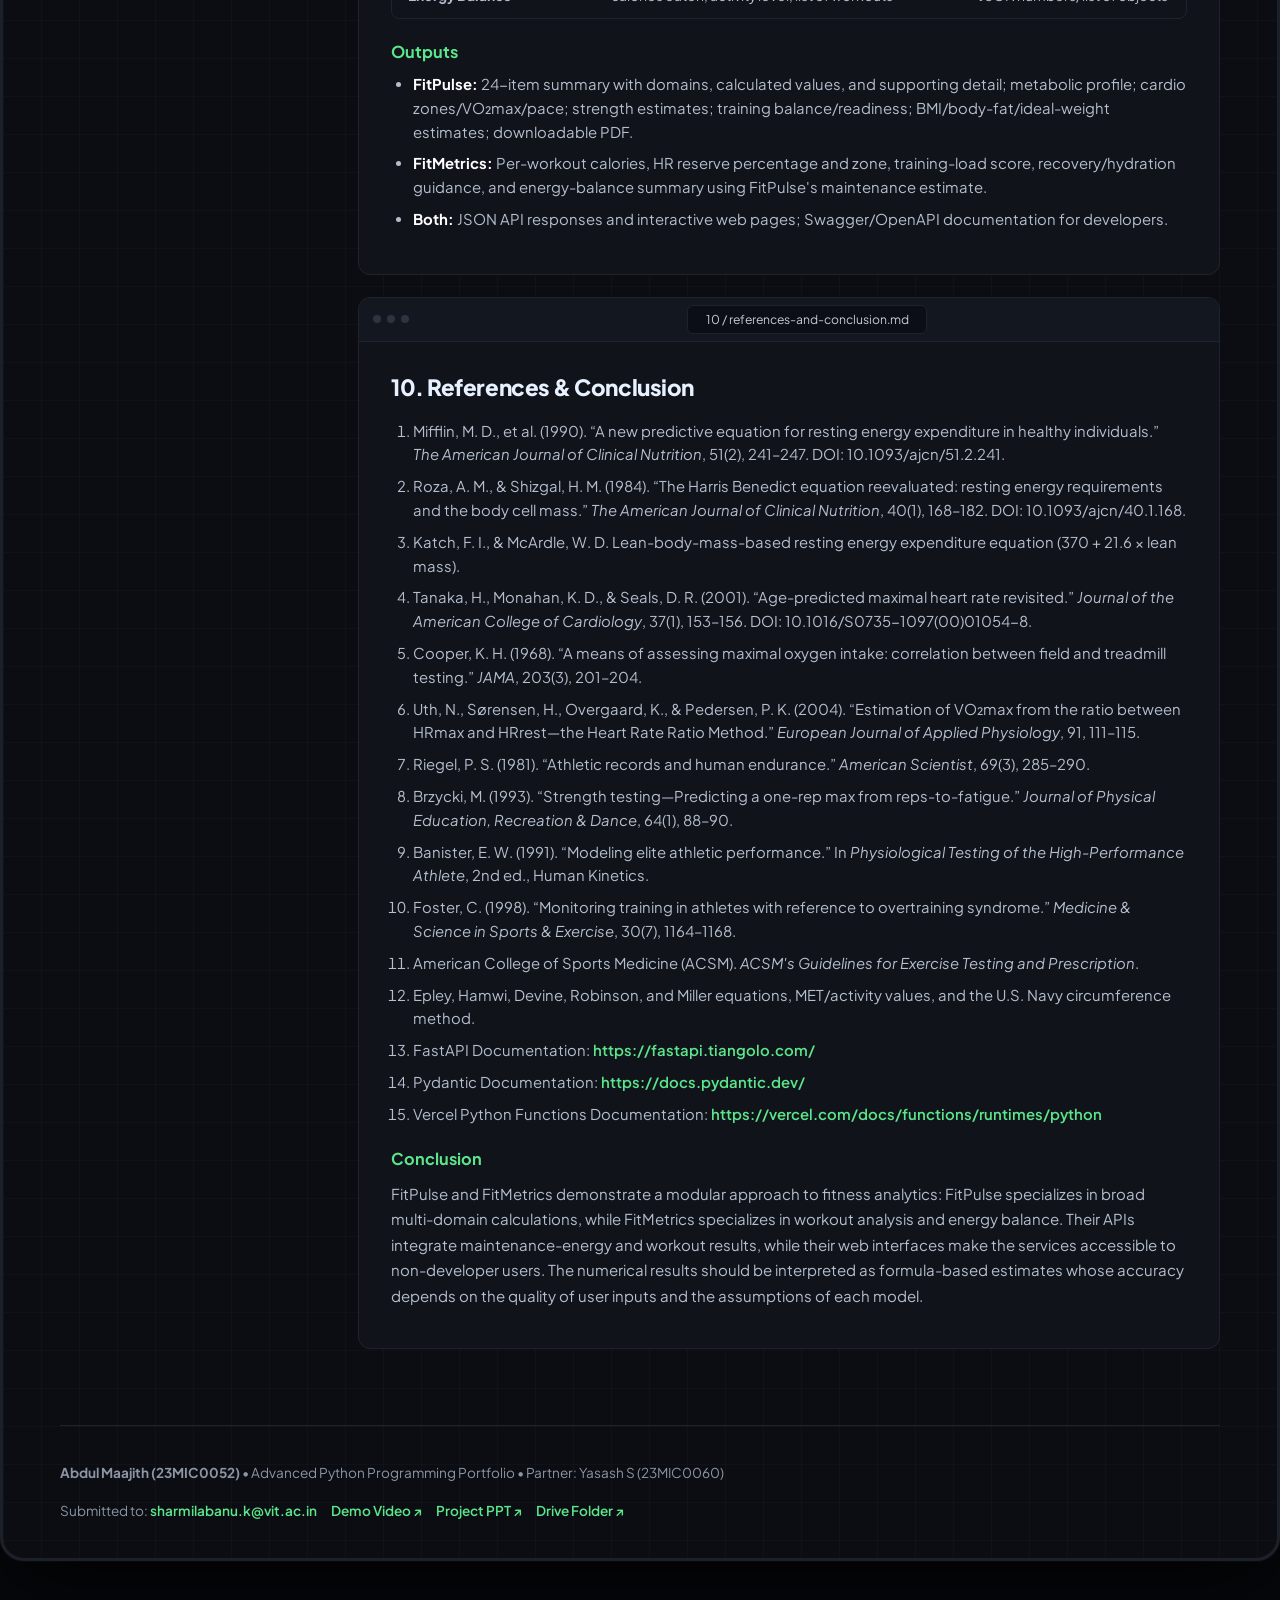
<file: portfolio/index.html>
<!DOCTYPE html>
<html lang="en">
<head>
  <meta charset="UTF-8" />
  <meta name="viewport" content="width=device-width, initial-scale=1.0" />
  <meta name="description" content="Advanced Python Programming Portfolio — Abdul Maajith (23MIC0052). Curated SaaS showcase of FitPulse & FitMetrics, Semester Python Engineering, Demo Video, PPT, and 10-Section Write-Up." />
  <title>Abdul Maajith (23MIC0052) — Advanced Python Programming Portfolio</title>
  <link rel="preconnect" href="https://fonts.googleapis.com" />
  <link rel="preconnect" href="https://fonts.gstatic.com" crossorigin />
  <link href="https://fonts.googleapis.com/css2?family=Plus+Jakarta+Sans:wght@400;500;600;700;800&family=JetBrains+Mono:wght@400;500;600;700&display=swap" rel="stylesheet" />
  <link rel="stylesheet" href="style.css" />
</head>
<body>

  <!-- Top Ambient Crown Header (Matches Saaspo Top Header) -->
  <div class="top-showcase-crown">
    <div class="crown-title">Abdul Maajith</div>
    <div class="crown-subtitle">23MIC0052 • Advanced Python Programming Portfolio</div>
  </div>

  <!-- Main Framed Saaspo App Shell -->
  <div class="saaspo-shell">

    <!-- 1. Saaspo Minimalist Navbar -->
    <header class="saaspo-nav">
      <div class="nav-inner">
        <a href="#top" class="saaspo-brand">
          <div class="brand-rect-icon">
            <div class="brand-rect-inner"></div>
          </div>
          <span class="brand-wordmark">fitpulse</span>
          <span class="brand-reg-tag">23MIC0052</span>
        </a>

        <nav class="nav-center-links">
          <a href="#gallery" class="nav-item">
            <span>Deliverables</span>
            <span class="nav-chevron">⌄</span>
          </a>
          <a href="#sec-5" class="nav-item">
            <span>Stack</span>
            <span class="nav-chevron">⌄</span>
          </a>
          <a href="#python-workbench" class="nav-item">
            <span>Python Lab</span>
            <span class="nav-new-badge">NEW</span>
          </a>
          <a href="#writeup-section" class="nav-item">
            <span>10-Point Writeup</span>
            <span class="nav-chevron">⌄</span>
          </a>
        </nav>

        <div class="nav-right-actions">
          <a href="mailto:sharmilabanu.k@vit.ac.in" class="nav-subtle-link" title="Submit to Prof. Sharmila Banu K">
            sharmilabanu.k@vit.ac.in
          </a>
          <a href="https://drive.google.com/drive/folders/192Q93fd3EKqDnYzhzgLjVK0Cgw5Fhee3?usp=sharing" target="_blank" rel="noopener noreferrer" class="btn-mint-pill">
            Open Drive
          </a>
        </div>
      </div>
    </header>

    <main id="top" class="shell-container">

      <!-- 2. Saaspo 2-Column Hero Section -->
      <section class="saaspo-hero">
        <div class="hero-split">
          <!-- Left Column -->
          <div>
            <h1 class="hero-giant-title">
              The Advanced Python Programming Portfolio
            </h1>
            <p class="hero-lead-copy">
              A curated collection of semester Python engineering and the <strong>FitPulse &amp; FitMetrics</strong> partner REST API system by <strong>Abdul Maajith (23MIC0052)</strong>. Quickly inspect our demo video, PPT, and 10-section write-up with our <a href="#gallery" class="mint-highlight">deliverable</a> &amp; <a href="#writeup-section" class="mint-highlight">writeup</a> filters.
            </p>
          </div>

          <!-- Right Column: Saaspo Subscribe-Style Action Box -->
          <aside class="saaspo-cta-card">
            <h2 class="cta-card-heading">
              Access Project Writeup, PPT &amp; Demo Video
            </h2>
            <p class="cta-card-sub">
              Submitted to Prof. Sharmila Banu K • Deadline: 02.11.2026
            </p>

            <div class="connected-action-bar">
              <input
                id="writeup-quick-search"
                type="text"
                class="connected-input"
                placeholder="Filter writeup sections (e.g. Architecture, API)..."
                aria-label="Filter writeup sections"
              />
              <a
                href="https://drive.google.com/drive/folders/192Q93fd3EKqDnYzhzgLjVK0Cgw5Fhee3?usp=sharing"
                target="_blank"
                rel="noopener noreferrer"
                class="connected-submit-btn"
              >
                Google Drive
              </a>
            </div>

            <div class="cta-card-meta-row" style="gap: 8px; flex-wrap: wrap;">
              <a href="https://drive.google.com/file/d/1KAt3AgmhTMgsV5BM_nq_22fc_CxBhr0z/view?usp=sharing" target="_blank" rel="noopener noreferrer" class="mint-highlight">▶ Demo Video ↗</a>
              <a href="https://docs.google.com/presentation/d/1J4ulRUiGNSI8FBWNFJlbPnK9Ii4Ldlti/edit?usp=sharing&ouid=114368354150813655059&rtpof=true&sd=true" target="_blank" rel="noopener noreferrer" class="mint-highlight">📊 Project PPT ↗</a>
              <span>23MIC0052 &amp; 23MIC0060</span>
            </div>
          </aside>
        </div>
      </section>

      <!-- 3. Signature Saaspo // Pages Filter Strip -->
      <div id="gallery" class="filter-strip-wrap">
        <div class="filter-strip">
          <span class="filter-prefix">// Pages</span>
          <button type="button" class="filter-pill active" data-gallery-filter="all">
            <span>All Showcases</span>
            <span class="filter-count">06</span>
          </button>
          <button type="button" class="filter-pill" data-gallery-filter="deliverables">
            <span>Demo Video &amp; PPT</span>
            <span class="filter-count">02</span>
          </button>
          <button type="button" class="filter-pill" data-gallery-filter="capstone">
            <span>FitPulse &amp; FitMetrics</span>
            <span class="filter-count">24</span>
          </button>
          <button type="button" class="filter-pill" data-gallery-filter="python">
            <span>Semester Python Modules</span>
            <span class="filter-count">06</span>
          </button>
          <a href="#sec-4" class="filter-pill">
            <span>Architecture</span>
            <span class="filter-count">04</span>
          </a>
          <a href="#sec-5" class="filter-pill">
            <span>Tech Stack</span>
            <span class="filter-count">11</span>
          </a>
          <a href="#sec-8" class="filter-pill">
            <span>API Integration</span>
            <span class="filter-count">15</span>
          </a>
          <a href="#sec-9" class="filter-pill">
            <span>Inputs &amp; Outputs</span>
            <span class="filter-count">09</span>
          </a>
          <a href="#sec-10" class="filter-pill">
            <span>References</span>
            <span class="filter-count">15</span>
          </a>
        </div>
      </div>

      <!-- 4. Saaspo 3-Column Browser Window Gallery -->
      <section class="browser-gallery-grid" aria-label="Portfolio Deliverables and Python Showcase">

        <!-- Browser Card 1: Dark SaaS Theme (Project Demo Video) -->
        <article class="browser-card" data-category="deliverables capstone">
          <div class="browser-chrome">
            <div class="chrome-dots">
              <span class="chrome-dot"></span>
              <span class="chrome-dot"></span>
              <span class="chrome-dot"></span>
            </div>
            <div class="chrome-url-box">drive.google.com/demo-video</div>
            <a href="https://drive.google.com/file/d/1KAt3AgmhTMgsV5BM_nq_22fc_CxBhr0z/view?usp=sharing" target="_blank" rel="noopener noreferrer" class="chrome-ext-link" title="Open Demo Video">
              <svg width="14" height="14" viewBox="0 0 24 24" fill="none" stroke="currentColor" stroke-width="2"><path d="M18 13v6a2 2 0 0 1-2 2H5a2 2 0 0 1-2-2V8a2 2 0 0 1 2-2h6"/><polyline points="15 3 21 3 21 9"/><line x1="10" y1="14" x2="21" y2="3"/></svg>
            </a>
          </div>
          <div class="browser-viewport viewport-dark">
            <div class="vp-mini-nav">
              <span style="font-weight: 700; color: #fff;">fitpulse.video</span>
              <span>24-Method Walkthrough • Swagger • PDF</span>
            </div>
            <div>
              <span class="vp-pill-tag tag-dark-mint">DELIVERABLE 01 • DEMO VIDEO</span>
              <h3 class="vp-headline-dark">
                Watch how we <span class="lime-text">compute, sync and export</span> athlete metrics
              </h3>
              <p class="vp-subtext-dark">
                Full screen-recorded demonstration of FitPulse &amp; FitMetrics running live with bidirectional REST API calls.
              </p>
            </div>
            <div>
              <a href="https://drive.google.com/file/d/1KAt3AgmhTMgsV5BM_nq_22fc_CxBhr0z/view?usp=sharing" target="_blank" rel="noopener noreferrer" class="vp-cta-lime">
                ▶ Watch Project Demo Video ↗
              </a>
            </div>
          </div>
        </article>

        <!-- Browser Card 2: Crisp White Theme (Project PPT Presentation) -->
        <article class="browser-card" data-category="deliverables capstone">
          <div class="browser-chrome">
            <div class="chrome-dots">
              <span class="chrome-dot"></span>
              <span class="chrome-dot"></span>
              <span class="chrome-dot"></span>
            </div>
            <div class="chrome-url-box">docs.google.com/presentation-ppt</div>
            <a href="https://docs.google.com/presentation/d/1J4ulRUiGNSI8FBWNFJlbPnK9Ii4Ldlti/edit?usp=sharing&ouid=114368354150813655059&rtpof=true&sd=true" target="_blank" rel="noopener noreferrer" class="chrome-ext-link" title="Open Project PPT">
              <svg width="14" height="14" viewBox="0 0 24 24" fill="none" stroke="currentColor" stroke-width="2"><path d="M18 13v6a2 2 0 0 1-2 2H5a2 2 0 0 1-2-2V8a2 2 0 0 1 2-2h6"/><polyline points="15 3 21 3 21 9"/><line x1="10" y1="14" x2="21" y2="3"/></svg>
            </a>
          </div>
          <div class="browser-viewport viewport-light">
            <div class="vp-mini-nav">
              <span style="font-weight: 800; color: #0f172a;">FitPulse Deck</span>
              <span>Slides • Architecture • Formulas</span>
            </div>
            <div>
              <span class="vp-pill-tag tag-lime">DELIVERABLE 02 • PROJECT PPT</span>
              <h3 class="vp-headline-light">
                Explore our Capstone Presentation Deck &amp; System Slides
              </h3>
              <p class="vp-subtext-light">
                Covers Motivation, Existing Gap, USP, FastAPI Architecture, 24 Formula Models, and Partner Sync.
              </p>
            </div>
            <div>
              <a href="https://docs.google.com/presentation/d/1J4ulRUiGNSI8FBWNFJlbPnK9Ii4Ldlti/edit?usp=sharing&ouid=114368354150813655059&rtpof=true&sd=true" target="_blank" rel="noopener noreferrer" class="vp-cta-dark">
                Open PPT Slide Deck ↗
              </a>
            </div>
          </div>
        </article>

        <!-- Browser Card 3: Split Feature Theme (FitPulse & FitMetrics System) -->
        <article class="browser-card" data-category="capstone">
          <div class="browser-chrome">
            <div class="chrome-dots">
              <span class="chrome-dot"></span>
              <span class="chrome-dot"></span>
              <span class="chrome-dot"></span>
            </div>
            <div class="chrome-url-box">fitpulse.api/v1/full-analysis</div>
            <a href="#writeup-section" class="chrome-ext-link" title="Jump to Full Writeup">
              <svg width="14" height="14" viewBox="0 0 24 24" fill="none" stroke="currentColor" stroke-width="2"><path d="M18 13v6a2 2 0 0 1-2 2H5a2 2 0 0 1-2-2V8a2 2 0 0 1 2-2h6"/><polyline points="15 3 21 3 21 9"/><line x1="10" y1="14" x2="21" y2="3"/></svg>
            </a>
          </div>
          <div class="browser-viewport viewport-split">
            <div class="vp-mini-nav">
              <span style="font-weight: 800; color: #0f172a;">FitPulse × FitMetrics</span>
              <span>23MIC0052 • 23MIC0060</span>
            </div>
            <div>
              <span class="vp-pill-tag tag-amber">CAPSTONE ARCHITECTURE</span>
              <h3 class="vp-headline-light" style="font-size: 1.2rem;">
                24-Method Athlete Engine &amp; Partner REST Handshake
              </h3>
              <div class="vp-feature-box">
                POST /api/v1/fitness/full-analysis<br />
                POST /api/v1/metrics/workout-analysis
              </div>
            </div>
            <div style="margin-top: 14px;">
              <a href="#writeup-section" class="vp-cta-amber">
                Read 10-Section Writeup ↓
              </a>
            </div>
          </div>
        </article>

        <!-- Browser Card 4: Semester Python Learning — AsyncIO & HTTPX -->
        <article class="browser-card" data-category="python">
          <div class="browser-chrome">
            <div class="chrome-dots">
              <span class="chrome-dot"></span>
              <span class="chrome-dot"></span>
              <span class="chrome-dot"></span>
            </div>
            <div class="chrome-url-box">python.sem/async-httpx-engine</div>
            <a href="#python-workbench" class="chrome-ext-link">
              <svg width="14" height="14" viewBox="0 0 24 24" fill="none" stroke="currentColor" stroke-width="2"><polyline points="16 18 22 12 16 6"/><polyline points="8 6 2 12 8 18"/></svg>
            </a>
          </div>
          <div class="browser-viewport viewport-dark" style="text-align: left;">
            <div>
              <span class="vp-pill-tag tag-dark-mint">SEMESTER PYTHON • MODULE 01</span>
              <h3 class="vp-headline-dark" style="font-size: 1.2rem;">
                Asynchronous I/O &amp; <span class="lime-text">httpx.AsyncClient</span> Orchestration
              </h3>
              <p class="vp-subtext-dark">
                Mastered Python's <code>asyncio</code> event loop, non-blocking coroutines, and timeout-resilient microservice handshakes between FitPulse and FitMetrics.
              </p>
            </div>
            <div style="font-family: var(--font-mono); font-size: 0.72rem; color: var(--mint-primary);">
              async with httpx.AsyncClient() as client: ...
            </div>
          </div>
        </article>

        <!-- Browser Card 5: Semester Python Learning — Pydantic v2 & Sliding Window Security -->
        <article class="browser-card" data-category="python">
          <div class="browser-chrome">
            <div class="chrome-dots">
              <span class="chrome-dot"></span>
              <span class="chrome-dot"></span>
              <span class="chrome-dot"></span>
            </div>
            <div class="chrome-url-box">python.sem/pydantic-rate-limiter</div>
            <a href="#python-workbench" class="chrome-ext-link">
              <svg width="14" height="14" viewBox="0 0 24 24" fill="none" stroke="currentColor" stroke-width="2"><polyline points="16 18 22 12 16 6"/><polyline points="8 6 2 12 8 18"/></svg>
            </a>
          </div>
          <div class="browser-viewport viewport-dark" style="text-align: left;">
            <div>
              <span class="vp-pill-tag tag-dark-mint">SEMESTER PYTHON • MODULE 02</span>
              <h3 class="vp-headline-dark" style="font-size: 1.2rem;">
                Pydantic v2 Schemas &amp; <span class="lime-text">Sliding-Window</span> Security
              </h3>
              <p class="vp-subtext-dark">
                Implemented declarative type validation with <code>BaseModel</code>, SQLite API key storage, and an in-memory sliding-window request throttle for <code>X-API-Key</code> protection.
              </p>
            </div>
            <div style="font-family: var(--font-mono); font-size: 0.72rem; color: var(--mint-primary);">
              Depends(verify_api_key) • SQLite3 + Sliding Window
            </div>
          </div>
        </article>

        <!-- Browser Card 6: Semester Python Learning — ReportLab PDF Stream & Pytest -->
        <article class="browser-card" data-category="python">
          <div class="browser-chrome">
            <div class="chrome-dots">
              <span class="chrome-dot"></span>
              <span class="chrome-dot"></span>
              <span class="chrome-dot"></span>
            </div>
            <div class="chrome-url-box">python.sem/reportlab-pdf-pytest</div>
            <a href="#python-workbench" class="chrome-ext-link">
              <svg width="14" height="14" viewBox="0 0 24 24" fill="none" stroke="currentColor" stroke-width="2"><polyline points="16 18 22 12 16 6"/><polyline points="8 6 2 12 8 18"/></svg>
            </a>
          </div>
          <div class="browser-viewport viewport-dark" style="text-align: left;">
            <div>
              <span class="vp-pill-tag tag-dark-mint">SEMESTER PYTHON • MODULE 03</span>
              <h3 class="vp-headline-dark" style="font-size: 1.2rem;">
                Binary <span class="lime-text">io.BytesIO</span> PDF Streams &amp; Pytest Suites
              </h3>
              <p class="vp-subtext-dark">
                Engineered on-the-fly vector PDF generation using ReportLab Platypus and verified all 24 physiological equations using <code>pytest</code> and FastAPI <code>TestClient</code>.
              </p>
            </div>
            <div style="font-family: var(--font-mono); font-size: 0.72rem; color: var(--mint-primary);">
              SimpleDocTemplate(io.BytesIO()) • Pytest Verified
            </div>
          </div>
        </article>

      </section>

      <!-- 5. Interactive Python Code Workbench (Semester Code Highlights) -->
      <section id="python-workbench" class="section-divider">
        <div class="section-head-row">
          <div>
            <div class="section-tag-mono">// Semester Python Engineering Lab</div>
            <h2 class="section-h2">Production Python Modules Built This Semester</h2>
          </div>
          <button type="button" id="copy-code-btn" class="filter-pill">
            Copy Active Code
          </button>
        </div>

        <div class="code-browser-window">
          <div class="code-window-bar">
            <div class="chrome-dots">
              <span class="chrome-dot"></span>
              <span class="chrome-dot"></span>
              <span class="chrome-dot"></span>
            </div>
            <div class="code-tab-group">
              <button type="button" class="code-pill-tab active" data-pane="pane-1">clients/fitmetrics.py</button>
              <button type="button" class="code-pill-tab" data-pane="pane-2">security.py</button>
              <button type="button" class="code-pill-tab" data-pane="pane-3">schemas.py</button>
              <button type="button" class="code-pill-tab" data-pane="pane-4">engine/training.py</button>
              <button type="button" class="code-pill-tab" data-pane="pane-5">report.py</button>
            </div>
          </div>

          <div id="pane-1" class="code-pane active">
<pre><code># fitpulse/backend/app/clients/fitmetrics.py — Async Service-to-Service Integration
import httpx
from typing import Dict, Any
from ..config import settings

async def fetch_partner_workout_analysis(payload: Dict[str, Any]) -> Dict[str, Any]:
    """Dispatches workout telemetry from FitPulse to FitMetrics via async HTTPX."""
    headers = {"X-API-Key": settings.FITMETRICS_API_KEY, "Content-Type": "application/json"}
    url = f"{settings.FITMETRICS_BASE_URL.rstrip('/')}/api/v1/metrics/workout-analysis"

    async with httpx.AsyncClient(timeout=settings.PARTNER_TIMEOUT_SECONDS) as client:
        response = await client.post(url, json=payload, headers=headers)
        response.raise_for_status()
        body = response.json()
        return body.get("data", body)</code></pre>
          </div>

          <div id="pane-2" class="code-pane">
<pre><code># fitpulse/backend/app/security.py — In-Process Sliding-Window Rate Limiter &amp; API Key Guard
import time
from collections import defaultdict
from fastapi import Header, HTTPException, status
from .config import settings

_request_log: dict[str, list[float]] = defaultdict(list)

def verify_api_key(x_api_key: str = Header(..., alias="X-API-Key")) -> str:
    now = time.time()
    window_start = now - 60.0  # 60-second sliding window

    if x_api_key not in settings.ALLOWED_KEYS and not is_key_in_db(x_api_key):
        raise HTTPException(status_code=status.HTTP_401_UNAUTHORIZED, detail="Invalid X-API-Key")

    timestamps = [t for t in _request_log[x_api_key] if t > window_start]
    if len(timestamps) >= settings.RATE_LIMIT_PER_MINUTE:
        raise HTTPException(status_code=status.HTTP_429_TOO_MANY_REQUESTS, detail="Rate limit exceeded")

    timestamps.append(now)
    _request_log[x_api_key] = timestamps
    return x_api_key</code></pre>
          </div>

          <div id="pane-3" class="code-pane">
<pre><code># fitpulse/backend/app/schemas.py — Declarative Type Validation with Pydantic v2
from pydantic import BaseModel, Field
from typing import Literal, List, Optional

class AthleteProfileInput(BaseModel):
    athlete_name: str = Field(default="Abdul Maajith", min_length=2, max_length=80)
    age: int = Field(..., ge=14, le=100, description="Athlete age in years")
    gender: Literal["male", "female"] = Field(..., description="Biological sex for BMR equations")
    height_cm: float = Field(..., gt=100.0, lt=250.0, description="Height in centimeters")
    weight_kg: float = Field(..., gt=30.0, lt=250.0, description="Body weight in kilograms")
    activity_level: Literal["sedentary", "light", "moderate", "active", "very_active"] = "moderate"
    daily_loads: Optional[List[float]] = Field(default=None, description="28-day training load series")</code></pre>
          </div>

          <div id="pane-4" class="code-pane">
<pre><code># fitpulse/backend/app/engine/training.py — Banister TRIMP &amp; Foster ACWR Engine
import math
from typing import List, Dict, Any

def calculate_banister_trimp(duration_min: float, avg_hr: float, rest_hr: float, max_hr: float, gender: str) -> float:
    hr_reserve_fraction = max(0.0, min(1.0, (avg_hr - rest_hr) / (max_hr - rest_hr)))
    k_factor = 1.92 if gender.lower() == "male" else 1.67
    trimp = duration_min * hr_reserve_fraction * 0.64 * math.exp(k_factor * hr_reserve_fraction)
    return round(trimp, 2)

def analyze_training_balance(daily_loads: List[float]) -> Dict[str, Any]:
    acute_load = sum(daily_loads[-7:]) / 7.0
    chronic_load = sum(daily_loads[-28:]) / 28.0
    acwr = round(acute_load / chronic_load, 2) if chronic_load > 0 else 0.0
    status = "Optimal (Sweet Spot)" if 0.8 <= acwr <= 1.3 else ("High Injury Risk" if acwr > 1.5 else "Undertraining")
    return {"acuteLoad": round(acute_load, 1), "chronicLoad": round(chronic_load, 1), "acwr": acwr, "status": status}</code></pre>
          </div>

          <div id="pane-5" class="code-pane">
<pre><code># fitpulse/backend/app/report.py — Dynamic In-Memory PDF Generation using ReportLab
import io
from reportlab.lib.pagesizes import A4
from reportlab.platypus import SimpleDocTemplate, Paragraph, Spacer, Table, TableStyle
from reportlab.lib.styles import getSampleStyleSheet
from reportlab.lib import colors

def build_fitness_pdf_bytes(athlete_name: str, summary_rows: list[list[str]]) -> bytes:
    buffer = io.BytesIO()
    doc = SimpleDocTemplate(buffer, pagesize=A4, title=f"FitPulse Report - {athlete_name}")
    styles = getSampleStyleSheet()
    story = [Paragraph(f"&lt;b&gt;FitPulse 24-Method Athlete Report&lt;/b&gt; — {athlete_name}", styles["Title"]), Spacer(1, 12)]
    table = Table([["#", "Domain", "Method / Formula", "Result"]] + summary_rows, hAlign="LEFT")
    table.setStyle(TableStyle([
        ("BACKGROUND", (0, 0), (-1, 0), colors.HexColor("#10131a")),
        ("TEXTCOLOR", (0, 0), (-1, 0), colors.whitesmoke),
        ("GRID", (0, 0), (-1, -1), 0.5, colors.grey),
    ]))
    story.append(table)
    doc.build(story)
    return buffer.getvalue()</code></pre>
          </div>
        </div>
      </section>

      <!-- 6. COMPLETE 10-SECTION PROJECT WRITEUP -->
      <section id="writeup-section" class="section-divider">
        <div class="section-head-row">
          <div>
            <div class="section-tag-mono">// Official Project Write-Up (Sections 01 – 10)</div>
            <h2 class="section-h2">Project Write-Up: FitPulse and FitMetrics</h2>
          </div>
          <div style="display: flex; gap: 10px; flex-wrap: wrap;">
            <a href="https://drive.google.com/file/d/1KAt3AgmhTMgsV5BM_nq_22fc_CxBhr0z/view?usp=sharing" target="_blank" rel="noopener noreferrer" class="btn-mint-pill">
              ▶ Watch Demo Video ↗
            </a>
            <a href="https://docs.google.com/presentation/d/1J4ulRUiGNSI8FBWNFJlbPnK9Ii4Ldlti/edit?usp=sharing&ouid=114368354150813655059&rtpof=true&sd=true" target="_blank" rel="noopener noreferrer" class="filter-pill">
              📊 Open Project PPT ↗
            </a>
            <button onclick="window.print()" type="button" class="filter-pill">
              Print / Export PDF
            </button>
          </div>
        </div>

        <div class="writeup-grid-layout">
          <!-- Left Sticky Sidebar Index -->
          <aside class="writeup-sidebar">
            <div class="sidebar-heading">// 10 Rubric Sections</div>
            <ul class="sidebar-nav-list">
              <li><a href="#sec-1" class="sidebar-nav-link active"><span>1. Title</span><span class="sidebar-count">01</span></a></li>
              <li><a href="#sec-2" class="sidebar-nav-link"><span>2. Motivation</span><span class="sidebar-count">02</span></a></li>
              <li><a href="#sec-3" class="sidebar-nav-link"><span>3. Gap &amp; USP</span><span class="sidebar-count">03</span></a></li>
              <li><a href="#sec-4" class="sidebar-nav-link"><span>4. Architecture</span><span class="sidebar-count">04</span></a></li>
              <li><a href="#sec-5" class="sidebar-nav-link"><span>5. Tech Stack</span><span class="sidebar-count">05</span></a></li>
              <li><a href="#sec-6" class="sidebar-nav-link"><span>6. Datasets Used</span><span class="sidebar-count">06</span></a></li>
              <li><a href="#sec-7" class="sidebar-nav-link"><span>7. Prompts Used</span><span class="sidebar-count">07</span></a></li>
              <li><a href="#sec-8" class="sidebar-nav-link"><span>8. API Integration</span><span class="sidebar-count">08</span></a></li>
              <li><a href="#sec-9" class="sidebar-nav-link"><span>9. Users &amp; I/O</span><span class="sidebar-count">09</span></a></li>
              <li><a href="#sec-10" class="sidebar-nav-link"><span>10. References</span><span class="sidebar-count">10</span></a></li>
            </ul>
          </aside>

          <!-- Right Stream of 10 Browser-Framed Writeup Cards -->
          <div class="writeup-cards-column">

            <!-- Project Metadata Header Card -->
            <div class="writeup-BrowserCard">
              <div class="browser-chrome">
                <div class="chrome-dots"><span class="chrome-dot"></span><span class="chrome-dot"></span><span class="chrome-dot"></span></div>
                <div class="chrome-url-box">project-metadata.json</div>
                <span></span>
              </div>
              <div class="writeup-card-body">
                <p>
                  <strong>Project type:</strong> Partner fitness analytics and REST API system<br />
                  <strong>FitPulse developer:</strong> Abdul Maajith — <code>23MIC0052</code><br />
                  <strong>FitMetrics developer:</strong> Yasash S — <code>23MIC0060</code><br />
                  <strong>Status:</strong> Two independently deployable applications with service-to-service integration
                </p>
                <p style="margin-bottom: 0; font-size: 0.85rem; color: var(--text-muted);">
                  Note: This report describes the implementation in the local repositories; it does not claim that either service is a medical device or that every estimate is clinically validated.
                </p>
              </div>
            </div>

            <!-- 1. Title -->
            <article id="sec-1" class="writeup-BrowserCard">
              <div class="browser-chrome">
                <div class="chrome-dots"><span class="chrome-dot"></span><span class="chrome-dot"></span><span class="chrome-dot"></span></div>
                <div class="chrome-url-box">01 / title.md</div>
                <span></span>
              </div>
              <div class="writeup-card-body">
                <h3>1. Title</h3>
                <p style="font-size: 1.15rem; font-weight: 700; color: #fff;">
                  FitPulse and FitMetrics: A Partnered Fitness Analytics and Workout Tracking System
                </p>
                <p>
                  FitPulse provides fitness calculations and a consolidated 24-method athlete report. FitMetrics analyzes individual workout sessions, training load, heart-rate intensity, recovery, and energy balance. The two services exchange data through authenticated HTTP APIs.
                </p>
              </div>
            </article>

            <!-- 2. Motivation -->
            <article id="sec-2" class="writeup-BrowserCard">
              <div class="browser-chrome">
                <div class="chrome-dots"><span class="chrome-dot"></span><span class="chrome-dot"></span><span class="chrome-dot"></span></div>
                <div class="chrome-url-box">02 / motivation.md</div>
                <span></span>
              </div>
              <div class="writeup-card-body">
                <h3>2. Motivation</h3>
                <p>
                  Fitness information is often split between workout logs, calorie calculators, heart-rate tools, and strength trackers. This project brings several commonly used estimates into accessible web interfaces and REST APIs. An athlete can enter measurements and session details once, see the resulting estimates, and download a summary. The partner design also demonstrates how one service can request a calculation from another instead of duplicating it.
                </p>
                <p>
                  The outputs are estimates based on the supplied inputs and the selected models. They are intended for educational and general fitness-information use, not diagnosis, treatment, or replacement of professional advice.
                </p>
              </div>
            </article>

            <!-- 3. Existing Gap / USP -->
            <article id="sec-3" class="writeup-BrowserCard">
              <div class="browser-chrome">
                <div class="chrome-dots"><span class="chrome-dot"></span><span class="chrome-dot"></span><span class="chrome-dot"></span></div>
                <div class="chrome-url-box">03 / gap-and-usp.md</div>
                <span></span>
              </div>
              <div class="writeup-card-body">
                <h3>3. Existing Gap / Event Motivating the Project and its USP</h3>
                <h4>Gap</h4>
                <p>
                  A single workout-analysis tool may report calories or heart rate but not connect those results to longer-term training balance, recovery, body-composition estimates, or daily energy needs. Conversely, a collection of unrelated calculators can use inconsistent inputs and provide no API for other applications.
                </p>
                <h4>Project Response / USP</h4>
                <ul>
                  <li><strong>FitPulse:</strong> Combines 24 calculations/methods across metabolic, cardio, strength, training-load/recovery, and body-composition domains into a master analysis endpoint (<code>POST /api/v1/fitness/full-analysis</code>). Its website shows results with explanations, variable definitions, and worked examples, and can generate a PDF report.</li>
                  <li><strong>FitMetrics:</strong> Focuses on workout-level analytics and training records, including MET-based calories, heart-rate zones, TRIMP, hydration, readiness, and training-balance metrics.</li>
                  <li><strong>Partner Integration:</strong> FitMetrics obtains maintenance calories from FitPulse rather than implementing a separate BMR/TDEE calculation. FitPulse can request workout-analysis data from FitMetrics. Each application can also run locally with a partner stub for development/testing.</li>
                </ul>
                <p>
                  The USP is the integration of two focused services through explicit API contracts, rather than a claim that the underlying formulas are novel.
                </p>
              </div>
            </article>

            <!-- 4. Architecture -->
            <article id="sec-4" class="writeup-BrowserCard">
              <div class="browser-chrome">
                <div class="chrome-dots"><span class="chrome-dot"></span><span class="chrome-dot"></span><span class="chrome-dot"></span></div>
                <div class="chrome-url-box">04 / system-architecture.md</div>
                <span></span>
              </div>
              <div class="writeup-card-body">
                <h3>4. Architecture</h3>
                <h4>High-Level Design</h4>
<pre class="ascii-diagram-box">Athlete / Browser
      │
      ├── FitPulse frontend ── FitPulse FastAPI ── calculation engines
      │                             │
      │                             └── calls FitMetrics workout endpoint
      │
      └── FitMetrics frontend ─ FitMetrics FastAPI ── workout/training engines
                                    │
                                    └── calls FitPulse calories endpoint</pre>
                <p>
                  Each repository is a separate FastAPI application with a static HTML/CSS frontend. The backend validates request bodies using Pydantic schemas, routes requests to domain calculation modules, and returns JSON responses. The API documentation is exposed through FastAPI/Swagger at <code>/docs</code> when the service is running.
                </p>

                <div class="two-col-services">
                  <div class="service-subcard">
                    <h4>FitPulse (Abdul Maajith — 23MIC0052)</h4>
                    <ul>
                      <li>FastAPI app: <code>backend/app/main.py</code></li>
                      <li>API routers: <code>backend/app/routers/fitness.py</code> and <code>system.py</code></li>
                      <li>Calculation modules: <code>backend/app/engine/metabolic.py</code>, <code>cardio.py</code>, <code>strength.py</code>, <code>training.py</code>, and <code>body.py</code></li>
                      <li>PDF reporting: <code>backend/app/report.py</code></li>
                      <li>Partner HTTP client: <code>backend/app/clients/fitmetrics.py</code></li>
                      <li>Frontend: <code>frontend/index.html</code> and <code>frontend/style.css</code></li>
                      <li>Local launcher: <code>run.py</code></li>
                    </ul>
                  </div>
                  <div class="service-subcard">
                    <h4>FitMetrics (Yasash S — 23MIC0060)</h4>
                    <ul>
                      <li>FastAPI app: <code>backend/app/main.py</code></li>
                      <li>API routers: <code>backend/app/routers/metrics.py</code> and <code>system.py</code></li>
                      <li>Calculation modules: <code>backend/app/engine/workout.py</code>, <code>cardio.py</code>, <code>training.py</code>, <code>strength.py</code>, and <code>body.py</code></li>
                      <li>Partner HTTP client: <code>backend/app/clients/fitpulse.py</code></li>
                      <li>Frontend: <code>frontend/index.html</code></li>
                      <li>Local launcher: <code>run.py</code></li>
                    </ul>
                  </div>
                </div>

                <h4>Service Integration and Data Flow</h4>
                <ol>
                  <li>FitMetrics sends athlete demographics/activity-level fields to FitPulse <code>POST /api/v1/fitness/calories</code> and uses the returned <code>dailyCalories</code> maintenance estimate in its energy-balance calculation.</li>
                  <li>FitPulse sends workout details to FitMetrics <code>POST /api/v1/metrics/workout-analysis</code> in the partner-sync flow and can display the returned calorie burn, zone, and training-load information.</li>
                  <li>Partner base URLs, timeouts, and optional keys are configured through environment variables. Local launchers can use a stub so the applications can be demonstrated without the partner deployment being available.</li>
                </ol>
              </div>
            </article>

            <!-- 5. Complete Tech Stack -->
            <article id="sec-5" class="writeup-BrowserCard">
              <div class="browser-chrome">
                <div class="chrome-dots"><span class="chrome-dot"></span><span class="chrome-dot"></span><span class="chrome-dot"></span></div>
                <div class="chrome-url-box">05 / tech-stack.md</div>
                <span></span>
              </div>
              <div class="writeup-card-body">
                <h3>5. Complete Tech Stack Info</h3>
                <div class="saas-table-wrap">
                  <table class="saas-table">
                    <thead>
                      <tr>
                        <th>Area</th>
                        <th>FitPulse</th>
                        <th>FitMetrics</th>
                      </tr>
                    </thead>
                    <tbody>
                      <tr><td><strong>Language</strong></td><td>Python 3.8+ (project launcher checks version)</td><td>Python 3.8+ (project launcher checks version)</td></tr>
                      <tr><td><strong>Backend Framework</strong></td><td>FastAPI</td><td>FastAPI</td></tr>
                      <tr><td><strong>ASGI Server</strong></td><td>Uvicorn</td><td>Uvicorn</td></tr>
                      <tr><td><strong>Request Validation</strong></td><td>Pydantic v2 schemas</td><td>Pydantic schemas</td></tr>
                      <tr><td><strong>HTTP Integration</strong></td><td>HTTPX async client</td><td>HTTPX async client</td></tr>
                      <tr><td><strong>Frontend</strong></td><td>HTML, CSS, browser JavaScript</td><td>HTML, CSS, browser JavaScript</td></tr>
                      <tr><td><strong>API Documentation</strong></td><td>FastAPI OpenAPI / Swagger UI</td><td>FastAPI OpenAPI / Swagger UI</td></tr>
                      <tr><td><strong>PDF Output</strong></td><td>ReportLab</td><td>ReportLab (where report endpoints are enabled)</td></tr>
                      <tr><td><strong>Key Storage / Rate Limiting</strong></td><td>SQLite plus in-process sliding-window limiter</td><td>SQLite plus in-process sliding-window limiter</td></tr>
                      <tr><td><strong>Tests</strong></td><td>pytest and FastAPI TestClient</td><td>pytest and FastAPI TestClient</td></tr>
                      <tr><td><strong>Deployment Configuration</strong></td><td><code>render.yaml</code>; Vercel files in FitPulse checkout</td><td><code>render.yaml</code></td></tr>
                    </tbody>
                  </table>
                </div>
                <p>
                  The exact installed versions are taken from the repositories' requirements files and deployment build logs at submission time.
                </p>
              </div>
            </article>

            <!-- 6. Datasets Used -->
            <article id="sec-6" class="writeup-BrowserCard">
              <div class="browser-chrome">
                <div class="chrome-dots"><span class="chrome-dot"></span><span class="chrome-dot"></span><span class="chrome-dot"></span></div>
                <div class="chrome-url-box">06 / datasets-used.md</div>
                <span></span>
              </div>
              <div class="writeup-card-body">
                <h3>6. Datasets Used</h3>
                <p>
                  <strong>No external/downloaded athlete dataset is used by the implementation described here.</strong> The applications calculate outputs from values entered by the user or sent in an API request.
                </p>
                <p>Data sources at runtime are:</p>
                <ul>
                  <li>Athlete-provided values such as age, sex/gender selection, height, weight, circumference measurements, heart rates, activity, duration, distance, and lift/repetition values.</li>
                  <li>A built-in MET/activity lookup table used to estimate exercise energy expenditure. It is a set of model constants/reference values in code, not a collected user dataset.</li>
                  <li>A built-in sample 28-day daily training-load series used for the FitPulse demo/master analysis when a daily load series is not supplied.</li>
                  <li>Standard equation constants and thresholds embedded in the calculation engines.</li>
                  <li>Optional partner API responses from the other application.</li>
                </ul>
                <p>
                  The project is not trained as a machine-learning model on a dataset; the calculation engines implement deterministic formula-based estimates.
                </p>
              </div>
            </article>

            <!-- 7. Prompts Used -->
            <article id="sec-7" class="writeup-BrowserCard">
              <div class="browser-chrome">
                <div class="chrome-dots"><span class="chrome-dot"></span><span class="chrome-dot"></span><span class="chrome-dot"></span></div>
                <div class="chrome-url-box">07 / prompts-used.md</div>
                <span></span>
              </div>
              <div class="writeup-card-body">
                <h3>7. List All the Prompts Used for Website Construction</h3>
                <p>
                  Summary of prompts used during development to structure formula explanations, variable definitions, and presentation clarity:
                </p>
                <div class="prompt-pill-list">
                  <div class="prompt-pill-item">
                    <span class="prompt-pill-badge">PROMPT 01</span>
                    <span>“Explain what each of the 24 formulas does, with an example, and add explanations in the code/page so it is easy to present.”</span>
                  </div>
                  <div class="prompt-pill-item">
                    <span class="prompt-pill-badge">PROMPT 02</span>
                    <span>“Format the formula matrix so it is easy to read, in a good container with a small description under each item.”</span>
                  </div>
                  <div class="prompt-pill-item">
                    <span class="prompt-pill-badge">PROMPT 03</span>
                    <span>“Under each formula, add a small example so it is easy to explain during a presentation.”</span>
                  </div>
                  <div class="prompt-pill-item">
                    <span class="prompt-pill-badge">PROMPT 04</span>
                    <span>“Explain all variables under each formula, including what each variable represents.”</span>
                  </div>
                  <div class="prompt-pill-item">
                    <span class="prompt-pill-badge">PROMPT 05</span>
                    <span>“Prepare a project write-up for both FitPulse and FitMetrics covering the required report sections.”</span>
                  </div>
                </div>
                <p>
                  These prompts supported explanation and presentation improvements alongside manual implementation, testing, checking calculations, and validating API behavior.
                </p>
              </div>
            </article>

            <!-- 8. API Integration -->
            <article id="sec-8" class="writeup-BrowserCard">
              <div class="browser-chrome">
                <div class="chrome-dots"><span class="chrome-dot"></span><span class="chrome-dot"></span><span class="chrome-dot"></span></div>
                <div class="chrome-url-box">08 / api-integration.md</div>
                <span></span>
              </div>
              <div class="writeup-card-body">
                <h3>8. API Integration</h3>
                <div class="two-col-services">
                  <div class="service-subcard">
                    <h4>FitPulse API (base path <code>/api/v1</code>)</h4>
                    <ul>
                      <li><code>POST /fitness/full-analysis</code> — master 24-method synthesis.</li>
                      <li><code>POST /fitness/calories</code> — BMR/TDEE and goal-related energy profile; also used by FitMetrics.</li>
                      <li><code>POST /fitness/workout-analysis</code> — workout calories, training load, recovery/hydration output.</li>
                      <li><code>POST /fitness/heart-rate-zones</code>, <code>/fitness/vo2max</code>, <code>/fitness/pace</code> — cardio calculations.</li>
                      <li><code>POST /fitness/strength-analysis</code>, <code>/fitness/session-volume</code> — lift estimates and session volume.</li>
                      <li><code>POST /fitness/training-balance</code>, <code>/fitness/readiness</code>, <code>/fitness/hydration</code> — training-load and recovery outputs.</li>
                      <li><code>POST /fitness/bmi</code>, <code>/fitness/body-fat</code>, <code>/fitness/ideal-weight</code> — body-composition estimates.</li>
                      <li><code>POST /fitness/partner-sync</code> — calls FitMetrics for workout analysis and combines workout output with FitPulse energy information.</li>
                      <li><code>POST /reports/fitness-sheet</code> — downloadable PDF report.</li>
                    </ul>
                  </div>
                  <div class="service-subcard">
                    <h4>FitMetrics API (base path <code>/api/v1</code>)</h4>
                    <ul>
                      <li><code>POST /metrics/workout-analysis</code> — workout summary including activity calories, HR intensity/zone, TRIMP, recovery, and hydration.</li>
                      <li><code>POST /metrics/calories-burned</code>, <code>/metrics/workout-intensity</code>, <code>/metrics/heart-rate-zones</code>, <code>/metrics/hydration</code> — individual workout metrics.</li>
                      <li><code>POST /metrics/training-balance</code>, <code>/metrics/readiness</code> — training history and recovery analysis.</li>
                      <li><code>POST /metrics/pace</code>, <code>/metrics/vo2max</code>, <code>/metrics/strength-analysis</code>, <code>/metrics/session-volume</code> — cardio and strength calculations.</li>
                      <li><code>POST /metrics/energy-balance</code> — requests maintenance calories from FitPulse, totals exercise calories for supplied workouts, and returns a net balance/projection.</li>
                    </ul>
                  </div>
                </div>
                <h4>Authentication and Responses</h4>
                <p>
                  Fitness/metrics endpoints are protected with an <code>X-API-Key</code> header. Public/demo and partner keys are configured in each service; free API keys can be issued through the key endpoint. Responses use a JSON envelope such as <code>{"success": true, "data": {...}}</code>; validation and service errors use appropriate HTTP error responses. Rate limiting is configured through environment variables and is process-local.
                </p>
              </div>
            </article>

            <!-- 9. Users, Inputs, and Outputs -->
            <article id="sec-9" class="writeup-BrowserCard">
              <div class="browser-chrome">
                <div class="chrome-dots"><span class="chrome-dot"></span><span class="chrome-dot"></span><span class="chrome-dot"></span></div>
                <div class="chrome-url-box">09 / users-inputs-outputs.md</div>
                <span></span>
              </div>
              <div class="writeup-card-body">
                <h3>9. Elaborate on Users, Inputs (Types, Formats), and Output</h3>
                <h4>Intended Users</h4>
                <ul>
                  <li>Athletes and fitness enthusiasts seeking educational estimates and workout summaries.</li>
                  <li>Coaches or instructors reviewing session metrics and training-load trends.</li>
                  <li>Developers demonstrating or integrating fitness analytics through REST APIs.</li>
                  <li>Project evaluators reviewing a two-service API integration.</li>
                </ul>

                <h4>FitPulse Inputs</h4>
                <div class="saas-table-wrap">
                  <table class="saas-table">
                    <thead>
                      <tr><th>Input Group</th><th>Example Fields</th><th>Format</th></tr>
                    </thead>
                    <tbody>
                      <tr><td><strong>Athlete Profile</strong></td><td>athlete name, age, gender, height (cm), weight (kg)</td><td>JSON numbers/strings or web form fields</td></tr>
                      <tr><td><strong>Metabolic / Body Measurements</strong></td><td>activity level, goal, neck/waist/optional hip, body-fat estimate</td><td>enums and numeric values</td></tr>
                      <tr><td><strong>Workout / Cardio</strong></td><td>activity, duration (minutes), average/resting/max HR (bpm), 5K time, Cooper distance, distance</td><td>JSON values / form fields</td></tr>
                      <tr><td><strong>Strength</strong></td><td>exercise, lifted weight (kg), repetitions, bodyweight, sets</td><td>JSON object/list</td></tr>
                      <tr><td><strong>Training / Recovery</strong></td><td>daily load series, hours since session, sleep hours, soreness, climate</td><td>JSON list/numbers/enums</td></tr>
                    </tbody>
                  </table>
                </div>

                <h4>FitMetrics Inputs</h4>
                <div class="saas-table-wrap">
                  <table class="saas-table">
                    <thead>
                      <tr><th>Input Group</th><th>Example Fields</th><th>Format</th></tr>
                    </thead>
                    <tbody>
                      <tr><td><strong>Athlete / Workout Profile</strong></td><td>age, gender, weight (kg), activity, duration (minutes)</td><td>JSON values / form fields</td></tr>
                      <tr><td><strong>Heart-Rate Data</strong></td><td>resting HR and average HR (bpm)</td><td>JSON numbers</td></tr>
                      <tr><td><strong>Hydration Context</strong></td><td>intensity, climate, optional pre/post workout weight</td><td>JSON values / form fields</td></tr>
                      <tr><td><strong>Training History</strong></td><td>daily loads, sleep, soreness, recovery time</td><td>JSON lists/numbers</td></tr>
                      <tr><td><strong>Energy Balance</strong></td><td>calories eaten, activity level, list of workouts</td><td>JSON numbers/list of objects</td></tr>
                    </tbody>
                  </table>
                </div>

                <h4>Outputs</h4>
                <ul>
                  <li><strong>FitPulse:</strong> 24-item summary with domains, calculated values, and supporting detail; metabolic profile; cardio zones/VO₂max/pace; strength estimates; training balance/readiness; BMI/body-fat/ideal-weight estimates; downloadable PDF.</li>
                  <li><strong>FitMetrics:</strong> Per-workout calories, HR reserve percentage and zone, training-load score, recovery/hydration guidance, and energy-balance summary using FitPulse's maintenance estimate.</li>
                  <li><strong>Both:</strong> JSON API responses and interactive web pages; Swagger/OpenAPI documentation for developers.</li>
                </ul>
              </div>
            </article>

            <!-- 10. References & Conclusion -->
            <article id="sec-10" class="writeup-BrowserCard">
              <div class="browser-chrome">
                <div class="chrome-dots"><span class="chrome-dot"></span><span class="chrome-dot"></span><span class="chrome-dot"></span></div>
                <div class="chrome-url-box">10 / references-and-conclusion.md</div>
                <span></span>
              </div>
              <div class="writeup-card-body">
                <h3>10. References &amp; Conclusion</h3>
                <ol>
                  <li>Mifflin, M. D., et al. (1990). “A new predictive equation for resting energy expenditure in healthy individuals.” <em>The American Journal of Clinical Nutrition</em>, 51(2), 241–247. DOI: 10.1093/ajcn/51.2.241.</li>
                  <li>Roza, A. M., &amp; Shizgal, H. M. (1984). “The Harris Benedict equation reevaluated: resting energy requirements and the body cell mass.” <em>The American Journal of Clinical Nutrition</em>, 40(1), 168–182. DOI: 10.1093/ajcn/40.1.168.</li>
                  <li>Katch, F. I., &amp; McArdle, W. D. Lean-body-mass-based resting energy expenditure equation (370 + 21.6 × lean mass).</li>
                  <li>Tanaka, H., Monahan, K. D., &amp; Seals, D. R. (2001). “Age-predicted maximal heart rate revisited.” <em>Journal of the American College of Cardiology</em>, 37(1), 153–156. DOI: 10.1016/S0735-1097(00)01054-8.</li>
                  <li>Cooper, K. H. (1968). “A means of assessing maximal oxygen intake: correlation between field and treadmill testing.” <em>JAMA</em>, 203(3), 201–204.</li>
                  <li>Uth, N., Sørensen, H., Overgaard, K., &amp; Pedersen, P. K. (2004). “Estimation of VO₂max from the ratio between HRmax and HRrest—the Heart Rate Ratio Method.” <em>European Journal of Applied Physiology</em>, 91, 111–115.</li>
                  <li>Riegel, P. S. (1981). “Athletic records and human endurance.” <em>American Scientist</em>, 69(3), 285–290.</li>
                  <li>Brzycki, M. (1993). “Strength testing—Predicting a one-rep max from reps-to-fatigue.” <em>Journal of Physical Education, Recreation &amp; Dance</em>, 64(1), 88–90.</li>
                  <li>Banister, E. W. (1991). “Modeling elite athletic performance.” In <em>Physiological Testing of the High-Performance Athlete</em>, 2nd ed., Human Kinetics.</li>
                  <li>Foster, C. (1998). “Monitoring training in athletes with reference to overtraining syndrome.” <em>Medicine &amp; Science in Sports &amp; Exercise</em>, 30(7), 1164–1168.</li>
                  <li>American College of Sports Medicine (ACSM). <em>ACSM's Guidelines for Exercise Testing and Prescription</em>.</li>
                  <li>Epley, Hamwi, Devine, Robinson, and Miller equations, MET/activity values, and the U.S. Navy circumference method.</li>
                  <li>FastAPI Documentation: <a href="https://fastapi.tiangolo.com/" target="_blank" rel="noopener noreferrer" class="mint-highlight">https://fastapi.tiangolo.com/</a></li>
                  <li>Pydantic Documentation: <a href="https://docs.pydantic.dev/" target="_blank" rel="noopener noreferrer" class="mint-highlight">https://docs.pydantic.dev/</a></li>
                  <li>Vercel Python Functions Documentation: <a href="https://vercel.com/docs/functions/runtimes/python" target="_blank" rel="noopener noreferrer" class="mint-highlight">https://vercel.com/docs/functions/runtimes/python</a></li>
                </ol>

                <h4>Conclusion</h4>
                <p>
                  FitPulse and FitMetrics demonstrate a modular approach to fitness analytics: FitPulse specializes in broad multi-domain calculations, while FitMetrics specializes in workout analysis and energy balance. Their APIs integrate maintenance-energy and workout results, while their web interfaces make the services accessible to non-developer users. The numerical results should be interpreted as formula-based estimates whose accuracy depends on the quality of user inputs and the assumptions of each model.
                </p>
              </div>
            </article>

          </div>
        </div>
      </section>

      <!-- Footer -->
      <footer class="saaspo-footer">
        <div class="footer-row">
          <div>
            <strong>Abdul Maajith (23MIC0052)</strong> • Advanced Python Programming Portfolio • Partner: Yasash S (23MIC0060)
          </div>
          <div style="display: flex; gap: 14px; flex-wrap: wrap;">
            <span>Submitted to: <a href="mailto:sharmilabanu.k@vit.ac.in" class="mint-highlight">sharmilabanu.k@vit.ac.in</a></span>
            <a href="https://drive.google.com/file/d/1KAt3AgmhTMgsV5BM_nq_22fc_CxBhr0z/view?usp=sharing" target="_blank" rel="noopener noreferrer" class="mint-highlight">Demo Video ↗</a>
            <a href="https://docs.google.com/presentation/d/1J4ulRUiGNSI8FBWNFJlbPnK9Ii4Ldlti/edit?usp=sharing&ouid=114368354150813655059&rtpof=true&sd=true" target="_blank" rel="noopener noreferrer" class="mint-highlight">Project PPT ↗</a>
            <a href="https://drive.google.com/drive/folders/192Q93fd3EKqDnYzhzgLjVK0Cgw5Fhee3?usp=sharing" target="_blank" rel="noopener noreferrer" class="mint-highlight">Drive Folder ↗</a>
          </div>
        </div>
      </footer>

    </main>
  </div>

  <script src="script.js"></script>
</body>
</html>
</file>
<file: style.css>
:root {
  /* Color Palette - Restrained Fitness/Health Developer SaaS */
  --bg-main: #f8faf9;
  --bg-surface: #ffffff;
  --bg-subtle: #f0f4f2;
  --bg-emerald-soft: #eaf4ef;
  --bg-code: #0f172a;
  --bg-code-header: #1e293b;
  
  --primary-emerald: #0f766e;
  --primary-emerald-hover: #0d655e;
  --primary-emerald-light: #14b8a6;
  --accent-emerald: #10b981;
  --accent-emerald-subtle: #d1fae5;
  
  --text-main: #1e293b;
  --text-muted: #64748b;
  --text-light: #94a3b8;
  --text-inverse: #ffffff;
  
  --border-subtle: #e2e8f0;
  --border-light: #f1f5f9;
  --border-focus: #0f766e;
  
  --badge-post-bg: #ecfdf5;
  --badge-post-text: #047857;
  --badge-status-bg: #dcfce7;
  --badge-status-text: #15803d;
  
  /* Shadows */
  --shadow-xs: 0 1px 2px 0 rgba(15, 23, 42, 0.05);
  --shadow-sm: 0 1px 3px 0 rgba(15, 23, 42, 0.07), 0 1px 2px -1px rgba(15, 23, 42, 0.05);
  --shadow-md: 0 4px 6px -1px rgba(15, 23, 42, 0.07), 0 2px 4px -2px rgba(15, 23, 42, 0.05);
  --shadow-lg: 0 10px 15px -3px rgba(15, 23, 42, 0.07), 0 4px 6px -4px rgba(15, 23, 42, 0.05);
  --shadow-code: 0 20px 25px -5px rgba(15, 23, 42, 0.15), 0 8px 10px -6px rgba(15, 23, 42, 0.1);
  
  /* Typography & Layout */
  --font-sans: 'Inter', -apple-system, BlinkMacSystemFont, "Segoe UI", Roboto, sans-serif;
  --font-mono: 'JetBrains Mono', 'Fira Code', Menlo, Monaco, Consolas, monospace;
  --max-width: 1200px;
  --radius-sm: 6px;
  --radius-md: 10px;
  --radius-lg: 14px;
  --radius-pill: 9999px;
  
  --transition-fast: 0.15s ease;
  --transition-normal: 0.25s ease;
}

/* Reset & Base Styles */
* {
  box-sizing: border-box;
  margin: 0;
  padding: 0;
}

html {
  scroll-behavior: smooth;
  font-size: 16px;
}

body {
  font-family: var(--font-sans);
  background-color: var(--bg-main);
  color: var(--text-main);
  line-height: 1.5;
  -webkit-font-smoothing: antialiased;
  -moz-osx-font-smoothing: grayscale;
}

a {
  text-decoration: none;
  color: inherit;
}

ul {
  list-style: none;
}

input, select, button {
  font-family: inherit;
}

.container {
  max-width: var(--max-width);
  margin: 0 auto;
  padding: 0 24px;
}

/* Navigation */
.navbar {
  position: sticky;
  top: 0;
  z-index: 100;
  background-color: rgba(255, 255, 255, 0.94);
  backdrop-filter: blur(10px);
  border-bottom: 1px solid var(--border-subtle);
  transition: all var(--transition-normal);
}

.navbar-inner {
  display: flex;
  align-items: center;
  justify-content: space-between;
  height: 72px;
}

.logo-group {
  display: flex;
  align-items: center;
  gap: 10px;
  font-weight: 700;
  font-size: 1.25rem;
  letter-spacing: -0.02em;
  color: var(--text-main);
}

.logo-icon {
  width: 32px;
  height: 32px;
  background: var(--primary-emerald);
  color: white;
  border-radius: var(--radius-sm);
  display: flex;
  align-items: center;
  justify-content: center;
}

.logo-pulse-text {
  color: var(--primary-emerald);
}

.nav-links {
  display: flex;
  gap: 32px;
  align-items: center;
}

.nav-link {
  font-size: 0.9375rem;
  font-weight: 500;
  color: var(--text-muted);
  transition: color var(--transition-fast);
}

.nav-link:hover {
  color: var(--primary-emerald);
}

.nav-actions {
  display: flex;
  align-items: center;
  gap: 16px;
}

.api-status-badge {
  display: inline-flex;
  align-items: center;
  gap: 8px;
  font-size: 0.8125rem;
  font-weight: 500;
  padding: 6px 12px;
  background-color: var(--badge-status-bg);
  color: var(--badge-status-text);
  border-radius: var(--radius-pill);
  border: 1px solid rgba(22, 163, 74, 0.2);
}

.status-dot {
  width: 7px;
  height: 7px;
  border-radius: 50%;
  background-color: #16a34a;
  display: inline-block;
  box-shadow: 0 0 0 2px rgba(22, 163, 74, 0.25);
}

/* Button Variants */
.btn {
  display: inline-flex;
  align-items: center;
  justify-content: center;
  gap: 8px;
  padding: 10px 20px;
  font-size: 0.9375rem;
  font-weight: 600;
  border-radius: var(--radius-sm);
  cursor: pointer;
  transition: all var(--transition-fast);
  border: 1px solid transparent;
}

.btn-primary {
  background-color: var(--primary-emerald);
  color: var(--text-inverse);
  box-shadow: var(--shadow-xs);
}

.btn-primary:hover {
  background-color: var(--primary-emerald-hover);
  box-shadow: var(--shadow-sm);
}

.btn-secondary {
  background-color: var(--bg-surface);
  color: var(--text-main);
  border: 1px solid var(--border-subtle);
  box-shadow: var(--shadow-xs);
}

.btn-secondary:hover {
  background-color: var(--bg-subtle);
  border-color: #cbd5e1;
}

.btn-outline-emerald {
  background-color: transparent;
  color: var(--primary-emerald);
  border: 1px solid var(--primary-emerald);
  padding: 6px 14px;
  font-size: 0.85rem;
  border-radius: var(--radius-sm);
}

.btn-outline-emerald:hover {
  background-color: var(--bg-emerald-soft);
}

/* Hero Section */
.hero-section {
  padding: 80px 0 70px;
  overflow: hidden;
}

.hero-grid {
  display: grid;
  grid-template-columns: 1.15fr 0.85fr;
  gap: 56px;
  align-items: center;
}

.hero-content {
  max-width: 620px;
}

.hero-pill-badge {
  display: inline-flex;
  align-items: center;
  gap: 8px;
  padding: 6px 14px;
  background-color: var(--bg-emerald-soft);
  color: var(--primary-emerald);
  font-size: 0.8125rem;
  font-weight: 600;
  border-radius: var(--radius-pill);
  margin-bottom: 24px;
  border: 1px solid rgba(15, 118, 110, 0.15);
}

.hero-title {
  font-size: 3.125rem;
  font-weight: 800;
  letter-spacing: -0.035em;
  line-height: 1.15;
  color: var(--text-main);
  margin-bottom: 20px;
}

.hero-description {
  font-size: 1.125rem;
  line-height: 1.65;
  color: var(--text-muted);
  margin-bottom: 32px;
}

.hero-cta-group {
  display: flex;
  gap: 16px;
  align-items: center;
}

/* Code Preview Window Card */
.api-window-card {
  background-color: var(--bg-code);
  border-radius: var(--radius-lg);
  box-shadow: var(--shadow-code);
  overflow: hidden;
  border: 1px solid rgba(255, 255, 255, 0.08);
}

.window-header {
  background-color: var(--bg-code-header);
  padding: 12px 18px;
  display: flex;
  align-items: center;
  justify-content: space-between;
  border-bottom: 1px solid rgba(255, 255, 255, 0.06);
}

.window-controls {
  display: flex;
  gap: 6px;
}

.dot {
  width: 10px;
  height: 10px;
  border-radius: 50%;
  display: inline-block;
}

.dot-red { background-color: #ef4444; }
.dot-yellow { background-color: #f59e0b; }
.dot-green { background-color: #10b981; }

.window-label {
  color: #94a3b8;
  font-family: var(--font-mono);
  font-size: 0.75rem;
  font-weight: 500;
}

.window-body {
  padding: 20px;
  font-family: var(--font-mono);
  font-size: 0.84rem;
  line-height: 1.6;
}

.req-endpoint {
  display: flex;
  align-items: center;
  gap: 10px;
  padding-bottom: 12px;
  border-bottom: 1px dashed rgba(255, 255, 255, 0.12);
  margin-bottom: 14px;
}

.method-tag {
  font-size: 0.75rem;
  font-weight: 700;
  padding: 2px 7px;
  border-radius: 4px;
  letter-spacing: 0.05em;
}

.method-post {
  background-color: #064e3b;
  color: #34d399;
}

.endpoint-path {
  color: #f1f5f9;
  font-size: 0.8125rem;
}

.code-snippet {
  color: #e2e8f0;
  margin-bottom: 14px;
  white-space: pre;
}

.code-key { color: #38bdf8; }
.code-num { color: #fbbf24; }
.code-str { color: #34d399; }
.code-punct { color: #94a3b8; }
.code-bool { color: #f472b6; }

.status-response-bar {
  display: flex;
  align-items: center;
  justify-content: space-between;
  padding: 8px 12px;
  background-color: rgba(16, 185, 129, 0.1);
  border: 1px solid rgba(16, 185, 129, 0.2);
  border-radius: var(--radius-sm);
  margin: 12px 0;
  color: #34d399;
  font-size: 0.78rem;
  font-weight: 600;
}

.response-time {
  color: #94a3b8;
  font-size: 0.72rem;
  font-weight: normal;
}

/* Metrics Overview Section */
.metrics-section {
  padding: 40px 0 60px;
}

.metrics-grid {
  display: grid;
  grid-template-columns: repeat(4, 1fr);
  gap: 20px;
}

.metric-card {
  background-color: var(--bg-surface);
  border: 1px solid var(--border-subtle);
  border-radius: var(--radius-md);
  padding: 24px;
  box-shadow: var(--shadow-xs);
  transition: transform var(--transition-fast), box-shadow var(--transition-fast);
}

.metric-card:hover {
  transform: translateY(-2px);
  box-shadow: var(--shadow-md);
  border-color: #cbd5e1;
}

.metric-header {
  display: flex;
  align-items: center;
  justify-content: space-between;
  margin-bottom: 12px;
}

.metric-label {
  font-size: 0.8125rem;
  font-weight: 600;
  text-transform: uppercase;
  letter-spacing: 0.05em;
  color: var(--text-muted);
}

.metric-tag {
  font-size: 0.72rem;
  font-weight: 600;
  padding: 3px 8px;
  border-radius: var(--radius-pill);
  background: var(--bg-subtle);
  color: var(--text-muted);
}

.metric-tag.tag-healthy {
  background: var(--bg-emerald-soft);
  color: var(--primary-emerald);
}

.metric-value {
  font-size: 2.125rem;
  font-weight: 700;
  letter-spacing: -0.03em;
  color: var(--text-main);
  line-height: 1.1;
  margin-bottom: 6px;
}

.metric-subtext {
  font-size: 0.85rem;
  color: var(--text-muted);
}

/* Section Header Shared */
.section-header {
  margin-bottom: 36px;
}

.section-header.text-center {
  text-align: center;
  max-width: 640px;
  margin-left: auto;
  margin-right: auto;
}

.section-tag {
  display: inline-block;
  font-size: 0.75rem;
  font-weight: 700;
  text-transform: uppercase;
  letter-spacing: 0.075em;
  color: var(--primary-emerald);
  margin-bottom: 8px;
}

.section-title {
  font-size: 2rem;
  font-weight: 700;
  letter-spacing: -0.025em;
  color: var(--text-main);
  line-height: 1.25;
}

.section-subtitle {
  font-size: 1rem;
  color: var(--text-muted);
  margin-top: 10px;
  line-height: 1.6;
}

/* Calculator Section */
.calculator-section {
  padding: 70px 0;
  background-color: var(--bg-subtle);
  border-top: 1px solid var(--border-subtle);
  border-bottom: 1px solid var(--border-subtle);
}

.calculator-layout {
  display: grid;
  grid-template-columns: 1.15fr 0.85fr;
  gap: 32px;
  align-items: start;
}

.calculator-card, .results-card {
  background-color: var(--bg-surface);
  border: 1px solid var(--border-subtle);
  border-radius: var(--radius-lg);
  padding: 32px;
  box-shadow: var(--shadow-sm);
}

.card-title {
  font-size: 1.25rem;
  font-weight: 700;
  color: var(--text-main);
  margin-bottom: 6px;
}

.card-desc {
  font-size: 0.875rem;
  color: var(--text-muted);
  margin-bottom: 24px;
}

.form-grid {
  display: grid;
  grid-template-columns: repeat(2, 1fr);
  gap: 20px;
  margin-bottom: 24px;
}

.form-group {
  display: flex;
  flex-direction: column;
  gap: 7px;
}

.form-group.full-width {
  grid-column: 1 / -1;
}

.form-label {
  font-size: 0.84rem;
  font-weight: 600;
  color: var(--text-main);
}

.input-wrapper {
  position: relative;
  display: flex;
  align-items: center;
}

.form-input, .form-select {
  width: 100%;
  padding: 10px 14px;
  border: 1px solid var(--border-subtle);
  border-radius: var(--radius-sm);
  background-color: var(--bg-surface);
  font-size: 0.9375rem;
  color: var(--text-main);
  transition: border-color var(--transition-fast), box-shadow var(--transition-fast);
}

.form-input:focus, .form-select:focus {
  outline: none;
  border-color: var(--border-focus);
  box-shadow: 0 0 0 3px rgba(15, 118, 110, 0.12);
}

.input-unit {
  position: absolute;
  right: 14px;
  font-size: 0.8125rem;
  color: var(--text-muted);
  pointer-events: none;
  font-weight: 500;
}

.input-with-unit {
  padding-right: 42px;
}

/* Radio Chip Groups */
.segmented-chips {
  display: grid;
  grid-template-columns: repeat(auto-fit, minmax(90px, 1fr));
  gap: 8px;
}

.chip-label {
  cursor: pointer;
  position: relative;
}

.chip-label input[type="radio"] {
  position: absolute;
  opacity: 0;
  pointer-events: none;
}

.chip-box {
  display: flex;
  align-items: center;
  justify-content: center;
  padding: 9px 8px;
  font-size: 0.8125rem;
  font-weight: 500;
  border-radius: var(--radius-sm);
  border: 1px solid var(--border-subtle);
  background: var(--bg-surface);
  color: var(--text-muted);
  transition: all var(--transition-fast);
  text-align: center;
}

.chip-label input[type="radio"]:checked + .chip-box {
  background-color: var(--bg-emerald-soft);
  color: var(--primary-emerald);
  border-color: var(--primary-emerald);
  font-weight: 600;
}

.chip-box:hover {
  border-color: #cbd5e1;
}

.calculator-actions {
  margin-top: 24px;
}

.btn-full {
  width: 100%;
  padding: 13px;
  font-size: 1rem;
}

/* Results Dashboard Card */
.results-header {
  display: flex;
  align-items: center;
  justify-content: space-between;
  padding-bottom: 16px;
  border-bottom: 1px solid var(--border-subtle);
  margin-bottom: 20px;
}

.demo-badge {
  font-size: 0.72rem;
  font-weight: 600;
  text-transform: uppercase;
  letter-spacing: 0.05em;
  background-color: #fef3c7;
  color: #92400e;
  padding: 3px 8px;
  border-radius: var(--radius-pill);
}

.results-metric-primary {
  display: grid;
  grid-template-columns: 1fr 1fr;
  gap: 16px;
  margin-bottom: 20px;
}

.result-card-inner {
  background-color: var(--bg-subtle);
  border-radius: var(--radius-sm);
  padding: 16px;
  border: 1px solid var(--border-subtle);
}

.result-card-highlight {
  background-color: var(--bg-emerald-soft);
  border-color: rgba(15, 118, 110, 0.2);
}

.result-micro-label {
  font-size: 0.75rem;
  font-weight: 600;
  text-transform: uppercase;
  color: var(--text-muted);
  margin-bottom: 4px;
}

.result-highlight-num {
  font-size: 1.625rem;
  font-weight: 700;
  color: var(--text-main);
  line-height: 1.2;
}

.result-highlight-status {
  font-size: 0.75rem;
  font-weight: 600;
  color: var(--primary-emerald);
  margin-top: 4px;
}

.result-total-calories-banner {
  background-color: var(--bg-subtle);
  border-radius: var(--radius-sm);
  padding: 16px 20px;
  display: flex;
  align-items: center;
  justify-content: space-between;
  border: 1px solid var(--border-subtle);
  margin-bottom: 24px;
}

.calorie-label-group {
  display: flex;
  flex-direction: column;
}

.banner-title {
  font-size: 0.875rem;
  font-weight: 600;
  color: var(--text-main);
}

.banner-subtitle {
  font-size: 0.78rem;
  color: var(--text-muted);
}

.banner-value {
  font-size: 1.75rem;
  font-weight: 800;
  color: var(--primary-emerald);
}

/* Macros Breakdown */
.macros-title {
  font-size: 0.8125rem;
  font-weight: 700;
  text-transform: uppercase;
  letter-spacing: 0.05em;
  color: var(--text-muted);
  margin-bottom: 14px;
}

.macros-list {
  display: flex;
  flex-direction: column;
  gap: 12px;
}

.macro-item {
  display: flex;
  flex-direction: column;
  gap: 6px;
}

.macro-row-info {
  display: flex;
  justify-content: space-between;
  font-size: 0.875rem;
}

.macro-name {
  font-weight: 600;
  color: var(--text-main);
}

.macro-amount {
  font-weight: 600;
  color: var(--text-muted);
}

.macro-bar-track {
  height: 6px;
  background-color: #e2e8f0;
  border-radius: var(--radius-pill);
  overflow: hidden;
}

.macro-bar-fill {
  height: 100%;
  border-radius: var(--radius-pill);
}

.fill-protein {
  width: 45%;
  background-color: var(--primary-emerald);
}

.fill-carbs {
  width: 65%;
  background-color: #3b82f6;
}

.fill-fat {
  width: 35%;
  background-color: #f59e0b;
}

.results-footer-notice {
  margin-top: 20px;
  padding-top: 14px;
  border-top: 1px dashed var(--border-subtle);
  font-size: 0.75rem;
  color: var(--text-light);
  text-align: center;
}

/* API Services Section */
.services-section {
  padding: 80px 0;
}

.services-grid {
  display: grid;
  grid-template-columns: repeat(2, 1fr);
  gap: 24px;
}

.service-card {
  background-color: var(--bg-surface);
  border: 1px solid var(--border-subtle);
  border-radius: var(--radius-md);
  padding: 28px;
  box-shadow: var(--shadow-xs);
  display: flex;
  flex-direction: column;
  transition: all var(--transition-fast);
}

.service-card:hover {
  transform: translateY(-2px);
  border-color: #cbd5e1;
  box-shadow: var(--shadow-md);
}

.service-top {
  display: flex;
  align-items: flex-start;
  gap: 16px;
  margin-bottom: 16px;
}

.service-icon-box {
  width: 44px;
  height: 44px;
  border-radius: var(--radius-sm);
  background-color: var(--bg-emerald-soft);
  color: var(--primary-emerald);
  display: flex;
  align-items: center;
  justify-content: center;
  flex-shrink: 0;
}

.service-title-wrap {
  flex-grow: 1;
}

.service-title {
  font-size: 1.125rem;
  font-weight: 700;
  color: var(--text-main);
  margin-bottom: 4px;
}

.service-desc {
  font-size: 0.875rem;
  color: var(--text-muted);
  line-height: 1.5;
}

.endpoint-display-box {
  background-color: var(--bg-subtle);
  border: 1px solid var(--border-subtle);
  border-radius: var(--radius-sm);
  padding: 8px 12px;
  display: flex;
  align-items: center;
  gap: 10px;
  margin-top: auto;
  margin-bottom: 18px;
  font-family: var(--font-mono);
  font-size: 0.8125rem;
}

.method-badge-clean {
  font-size: 0.6875rem;
  font-weight: 700;
  padding: 2px 6px;
  border-radius: 4px;
  background-color: #d1fae5;
  color: #065f46;
}

.endpoint-text {
  color: var(--text-main);
  word-break: break-all;
}

.service-footer {
  display: flex;
  align-items: center;
  justify-content: flex-end;
}

/* API Playground Section */
.playground-section {
  padding: 80px 0 100px;
  background-color: #f1f5f3;
  border-top: 1px solid var(--border-subtle);
}

.playground-console {
  display: grid;
  grid-template-columns: 1fr 1fr;
  border-radius: var(--radius-lg);
  overflow: hidden;
  box-shadow: var(--shadow-lg);
  border: 1px solid #334155;
  background-color: var(--bg-code);
}

.console-pane {
  display: flex;
  flex-direction: column;
}

.pane-request {
  border-right: 1px solid #334155;
  background-color: #0d1525;
}

.pane-response {
  background-color: #0b1120;
}

.console-pane-header {
  padding: 14px 20px;
  background-color: var(--bg-code-header);
  border-bottom: 1px solid #334155;
  display: flex;
  align-items: center;
  justify-content: space-between;
}

.pane-label {
  font-size: 0.8125rem;
  font-weight: 600;
  text-transform: uppercase;
  letter-spacing: 0.05em;
  color: #94a3b8;
  font-family: var(--font-mono);
}

.playground-bar {
  padding: 16px 20px;
  border-bottom: 1px solid #1e293b;
  display: flex;
  gap: 10px;
  align-items: center;
}

.playground-method-badge {
  background-color: #064e3b;
  color: #34d399;
  font-family: var(--font-mono);
  font-size: 0.8125rem;
  font-weight: 700;
  padding: 7px 12px;
  border-radius: var(--radius-sm);
}

.playground-endpoint-selector {
  flex-grow: 1;
  background-color: #1e293b;
  border: 1px solid #334155;
  color: #f1f5f9;
  font-family: var(--font-mono);
  font-size: 0.84rem;
  padding: 8px 12px;
  border-radius: var(--radius-sm);
  outline: none;
}

.console-editor-area {
  padding: 20px;
  flex-grow: 1;
  font-family: var(--font-mono);
  font-size: 0.84rem;
  line-height: 1.6;
  color: #e2e8f0;
  white-space: pre;
}

.console-actions-bar {
  padding: 14px 20px;
  background-color: #0d1525;
  border-top: 1px solid #1e293b;
  display: flex;
  justify-content: flex-end;
}

.btn-send-request {
  background-color: #10b981;
  color: #022c22;
  font-weight: 700;
  font-size: 0.875rem;
  padding: 8px 18px;
  border-radius: var(--radius-sm);
  border: none;
  cursor: pointer;
  display: flex;
  align-items: center;
  gap: 6px;
  transition: all var(--transition-fast);
}

.btn-send-request:hover {
  background-color: #34d399;
}

.response-status-badge {
  display: flex;
  align-items: center;
  gap: 8px;
  font-family: var(--font-mono);
  font-size: 0.75rem;
  color: #34d399;
  background: rgba(16, 185, 129, 0.12);
  padding: 3px 8px;
  border-radius: 4px;
}

.response-time-info {
  font-size: 0.72rem;
  color: #64748b;
  font-family: var(--font-mono);
}

/* Footer */
.footer {
  background-color: var(--bg-surface);
  border-top: 1px solid var(--border-subtle);
  padding: 60px 0 30px;
}

.footer-top {
  display: grid;
  grid-template-columns: 1.5fr 1fr 1fr 1fr;
  gap: 40px;
  margin-bottom: 48px;
}

.footer-brand p {
  color: var(--text-muted);
  font-size: 0.875rem;
  line-height: 1.6;
  margin-top: 12px;
  max-width: 320px;
}

.footer-col-title {
  font-size: 0.8125rem;
  font-weight: 700;
  text-transform: uppercase;
  letter-spacing: 0.05em;
  color: var(--text-main);
  margin-bottom: 16px;
}

.footer-links {
  display: flex;
  flex-direction: column;
  gap: 10px;
}

.footer-links a {
  font-size: 0.875rem;
  color: var(--text-muted);
  transition: color var(--transition-fast);
}

.footer-links a:hover {
  color: var(--primary-emerald);
}

.footer-bottom {
  display: flex;
  align-items: center;
  justify-content: space-between;
  padding-top: 24px;
  border-top: 1px solid var(--border-subtle);
  font-size: 0.8125rem;
  color: var(--text-light);
}

/* Responsive Media Queries */
@media (max-width: 992px) {
  .hero-grid {
    grid-template-columns: 1fr;
    gap: 40px;
  }
  
  .hero-title {
    font-size: 2.5rem;
  }
  
  .calculator-layout {
    grid-template-columns: 1fr;
  }
  
  .services-grid {
    grid-template-columns: 1fr;
  }
  
  .playground-console {
    grid-template-columns: 1fr;
  }
  
  .pane-request {
    border-right: none;
    border-bottom: 1px solid #334155;
  }
  
  .footer-top {
    grid-template-columns: repeat(2, 1fr);
  }
}

@media (max-width: 768px) {
  .nav-links {
    display: none;
  }
  
  .metrics-grid {
    grid-template-columns: repeat(2, 1fr);
  }
  
  .hero-title {
    font-size: 2.125rem;
  }
  
  .form-grid {
    grid-template-columns: 1fr;
  }
  
  .footer-top {
    grid-template-columns: 1fr;
  }
  
  .footer-bottom {
    flex-direction: column;
    gap: 12px;
    text-align: center;
  }
}

@media (max-width: 480px) {
  .metrics-grid {
    grid-template-columns: 1fr;
  }
  
  .hero-cta-group {
    flex-direction: column;
    align-items: stretch;
  }
  
  .segmented-chips {
    grid-template-columns: 1fr 1fr;
  }
}
</file>
<file: portfolio/style.css>
:root {
  /* Saaspo Authentic Dark SaaS Palette */
  --bg-outer: #07080c;
  --bg-frame: #0b0d12;
  --bg-card: #10131a;
  --bg-card-elevated: #141821;
  --bg-browser-bar: #131720;
  --bg-url-pill: #0b0e14;
  --bg-pill: #131720;
  --bg-pill-hover: #1b212d;
  --bg-badge: #1e2430;

  --border-frame: #1e232d;
  --border-subtle: #181c24;
  --border-pill: #222834;
  --border-hover: #333c4d;

  --text-heading: #e8f1ff;
  --text-white: #ffffff;
  --text-body: #8b95a5;
  --text-muted: #5e6775;

  --mint-primary: #5ce68b;
  --mint-hover: #4cd97c;
  --mint-glow: rgba(92, 230, 139, 0.16);
  --mint-dark-ink: #06130b;

  --yellow-accent: #d9f99d;
  --amber-accent: #fbbf24;

  --font-sans: 'Plus Jakarta Sans', 'Inter', -apple-system, BlinkMacSystemFont, sans-serif;
  --font-mono: 'JetBrains Mono', monospace;
}

* {
  margin: 0;
  padding: 0;
  box-sizing: border-box;
}

html {
  scroll-behavior: smooth;
  scroll-padding-top: 84px;
  -webkit-font-smoothing: antialiased;
  -moz-osx-font-smoothing: grayscale;
}

body {
  font-family: var(--font-sans);
  background-color: var(--bg-outer);
  color: var(--text-white);
  line-height: 1.6;
  overflow-x: hidden;
  background-image:
    radial-gradient(ellipse 70% 35% at 50% 0%, rgba(56, 70, 110, 0.18), transparent 70%);
}

/* Custom Scrollbar */
::-webkit-scrollbar {
  width: 8px;
  height: 8px;
}
::-webkit-scrollbar-track {
  background: var(--bg-outer);
}
::-webkit-scrollbar-thumb {
  background: #1f2532;
  border-radius: 99px;
}
::-webkit-scrollbar-thumb:hover {
  background: var(--mint-primary);
}

/* ==========================================================================
   1. SAASPO TOP AMBIENT HEADER & FRAMED APP SHELL
   ========================================================================== */
.top-showcase-crown {
  text-align: center;
  padding: 28px 20px 24px;
}

.crown-title {
  font-size: 2.1rem;
  font-weight: 700;
  letter-spacing: -0.03em;
  color: var(--text-white);
  line-height: 1.1;
}

.crown-subtitle {
  font-size: 0.95rem;
  color: var(--text-body);
  margin-top: 4px;
  font-weight: 400;
}

/* Framed Main SaaS Shell (Matches the rounded dark frame in the screenshot) */
.saaspo-shell {
  max-width: 1360px;
  margin: 0 auto 64px;
  background-color: var(--bg-frame);
  border: 3px solid #1c2029;
  border-radius: 24px;
  box-shadow: 0 30px 90px rgba(0, 0, 0, 0.75), 0 0 0 1px rgba(255, 255, 255, 0.04);
  overflow: hidden;
  position: relative;
  /* Subtle architectural grid lines on right side like Saaspo */
  background-image:
    linear-gradient(to right, rgba(255, 255, 255, 0.018) 1px, transparent 1px),
    linear-gradient(to bottom, rgba(255, 255, 255, 0.018) 1px, transparent 1px);
  background-size: 38px 38px;
}

.shell-container {
  max-width: 1240px;
  margin: 0 auto;
  padding: 0 40px;
}

/* ==========================================================================
   2. SAASPO NAVBAR
   ========================================================================== */
.saaspo-nav {
  position: sticky;
  top: 0;
  z-index: 100;
  background: rgba(11, 13, 18, 0.88);
  backdrop-filter: blur(16px);
  -webkit-backdrop-filter: blur(16px);
  border-bottom: 1px solid var(--border-subtle);
  height: 76px;
  display: flex;
  align-items: center;
}

.nav-inner {
  width: 100%;
  max-width: 1240px;
  margin: 0 auto;
  padding: 0 40px;
  display: flex;
  align-items: center;
  justify-content: space-between;
}

.saaspo-brand {
  display: inline-flex;
  align-items: center;
  gap: 11px;
  text-decoration: none;
  color: var(--text-white);
}

.brand-rect-icon {
  width: 24px;
  height: 30px;
  border: 2px solid var(--text-white);
  border-radius: 4px;
  display: flex;
  align-items: center;
  justify-content: center;
  padding: 2px;
}

.brand-rect-inner {
  width: 100%;
  height: 100%;
  border: 1.5px solid var(--text-white);
  border-radius: 1.5px;
}

.brand-wordmark {
  font-size: 1.25rem;
  font-weight: 800;
  letter-spacing: -0.03em;
  color: var(--text-white);
}

.brand-reg-tag {
  font-family: var(--font-mono);
  font-size: 0.72rem;
  font-weight: 600;
  color: var(--mint-primary);
  background: rgba(92, 230, 139, 0.1);
  border: 1px solid rgba(92, 230, 139, 0.25);
  padding: 2px 8px;
  border-radius: 99px;
}

.nav-center-links {
  display: flex;
  align-items: center;
  gap: 28px;
}

.nav-item {
  text-decoration: none;
  color: #c3ccd9;
  font-size: 0.9rem;
  font-weight: 500;
  display: inline-flex;
  align-items: center;
  gap: 5px;
  transition: color 0.18s ease;
  position: relative;
}

.nav-item:hover {
  color: var(--text-white);
}

.nav-chevron {
  font-size: 0.7rem;
  color: var(--text-muted);
}

.nav-new-badge {
  font-family: var(--font-mono);
  font-size: 0.58rem;
  font-weight: 800;
  color: var(--mint-primary);
  letter-spacing: 0.04em;
  position: relative;
  top: -8px;
  margin-left: 1px;
}

.nav-right-actions {
  display: flex;
  align-items: center;
  gap: 22px;
}

.nav-subtle-link {
  text-decoration: none;
  color: #c3ccd9;
  font-size: 0.88rem;
  font-weight: 500;
  transition: color 0.18s;
}

.nav-subtle-link:hover {
  color: var(--text-white);
}

.btn-mint-pill {
  display: inline-flex;
  align-items: center;
  justify-content: center;
  gap: 7px;
  background: var(--mint-primary);
  color: var(--mint-dark-ink);
  font-size: 0.88rem;
  font-weight: 700;
  padding: 10px 22px;
  border-radius: 999px;
  text-decoration: none;
  border: none;
  cursor: pointer;
  transition: all 0.2s ease;
}

.btn-mint-pill:hover {
  background: var(--mint-hover);
  transform: translateY(-1px);
  box-shadow: 0 6px 20px rgba(92, 230, 139, 0.28);
}

/* ==========================================================================
   3. SAASPO HERO SECTION (2-COLUMN SPLIT + SUBSCRIBE-STYLE ACTION BOX)
   ========================================================================== */
.saaspo-hero {
  padding: 64px 0 46px;
}

.hero-split {
  display: grid;
  grid-template-columns: 1.32fr 0.68fr;
  gap: 48px;
  align-items: center;
}

.hero-giant-title {
  font-size: clamp(2.65rem, 4.7vw, 4.1rem);
  font-weight: 800;
  line-height: 1.08;
  letter-spacing: -0.035em;
  color: var(--text-heading);
  margin-bottom: 24px;
}

.hero-lead-copy {
  font-size: 1.12rem;
  line-height: 1.6;
  color: var(--text-body);
  max-width: 630px;
}

.mint-highlight {
  color: var(--mint-primary);
  font-weight: 600;
  text-decoration: none;
}

/* Right Saaspo Action Box */
.saaspo-cta-card {
  background: rgba(16, 19, 26, 0.92);
  border: 1px solid var(--border-frame);
  border-radius: 12px;
  padding: 28px;
  box-shadow: 0 20px 50px rgba(0, 0, 0, 0.45);
}

.cta-card-heading {
  font-size: 1.35rem;
  font-weight: 700;
  line-height: 1.3;
  color: var(--text-white);
  margin-bottom: 6px;
}

.cta-card-sub {
  font-size: 0.88rem;
  color: var(--text-muted);
  margin-bottom: 20px;
}

/* Connected White Input + Mint Button Group (Exact Saaspo Widget) */
.connected-action-bar {
  display: flex;
  align-items: stretch;
  height: 46px;
  border-radius: 7px;
  overflow: hidden;
  margin-bottom: 14px;
}

.connected-input {
  flex: 1;
  background: #ffffff;
  color: #0f172a;
  border: none;
  padding: 0 14px;
  font-size: 0.86rem;
  font-family: var(--font-sans);
  outline: none;
  min-width: 0;
}

.connected-input::placeholder {
  color: #64748b;
}

.connected-submit-btn {
  background: var(--mint-primary);
  color: var(--mint-dark-ink);
  font-weight: 700;
  font-size: 0.86rem;
  padding: 0 20px;
  border: none;
  cursor: pointer;
  display: inline-flex;
  align-items: center;
  gap: 6px;
  text-decoration: none;
  white-space: nowrap;
  transition: background 0.18s;
}

.connected-submit-btn:hover {
  background: var(--mint-hover);
}

.cta-card-meta-row {
  display: flex;
  align-items: center;
  justify-content: space-between;
  font-family: var(--font-mono);
  font-size: 0.73rem;
  color: var(--text-body);
  padding-top: 8px;
  border-top: 1px solid var(--border-subtle);
}

/* ==========================================================================
   4. SIGNATURE SAASPO FILTER BAR (// Pages & // Writeup)
   ========================================================================== */
.filter-strip-wrap {
  padding: 14px 0 34px;
}

.filter-strip {
  display: flex;
  align-items: center;
  gap: 10px;
  overflow-x: auto;
  padding-bottom: 6px;
}

.filter-prefix {
  font-family: var(--font-mono);
  font-size: 0.88rem;
  font-weight: 700;
  color: var(--text-white);
  margin-right: 6px;
  white-space: nowrap;
}

.filter-pill {
  display: inline-flex;
  align-items: center;
  gap: 8px;
  background: var(--bg-pill);
  border: 1px solid var(--border-pill);
  color: #b4becc;
  font-size: 0.84rem;
  font-weight: 500;
  padding: 7px 13px;
  border-radius: 999px;
  cursor: pointer;
  white-space: nowrap;
  text-decoration: none;
  transition: all 0.18s ease;
  font-family: var(--font-sans);
}

.filter-pill:hover,
.filter-pill.active {
  background: var(--bg-pill-hover);
  border-color: var(--mint-primary);
  color: var(--text-white);
}

.filter-count {
  font-family: var(--font-mono);
  font-size: 0.72rem;
  font-weight: 600;
  background: var(--bg-badge);
  color: #8b95a5;
  padding: 2px 7px;
  border-radius: 999px;
}

.filter-pill.active .filter-count {
  background: rgba(92, 230, 139, 0.2);
  color: var(--mint-primary);
}

/* ==========================================================================
   5. SAASPO 3-COLUMN BROWSER WINDOW GALLERY CARDS
   ========================================================================== */
.browser-gallery-grid {
  display: grid;
  grid-template-columns: repeat(3, 1fr);
  gap: 24px;
  margin-bottom: 64px;
}

.browser-card {
  background: var(--bg-card);
  border: 1px solid var(--border-frame);
  border-radius: 12px;
  overflow: hidden;
  display: flex;
  flex-direction: column;
  transition: all 0.24s ease;
  box-shadow: 0 14px 34px rgba(0, 0, 0, 0.4);
}

.browser-card:hover {
  transform: translateY(-5px);
  border-color: var(--border-hover);
  box-shadow: 0 22px 48px rgba(0, 0, 0, 0.65);
}

/* Top Browser Chrome Header */
.browser-chrome {
  background: var(--bg-browser-bar);
  border-bottom: 1px solid var(--border-frame);
  height: 44px;
  padding: 0 14px;
  display: flex;
  align-items: center;
  justify-content: space-between;
  gap: 10px;
}

.chrome-dots {
  display: flex;
  align-items: center;
  gap: 6px;
}

.chrome-dot {
  width: 8px;
  height: 8px;
  border-radius: 50%;
  background: #2c3342;
}

.chrome-url-box {
  flex: 1;
  max-width: 240px;
  background: var(--bg-url-pill);
  border: 1px solid #1d222c;
  border-radius: 6px;
  padding: 4px 12px;
  text-align: center;
  font-size: 0.76rem;
  color: #c3ccd9;
  font-family: var(--font-sans);
  white-space: nowrap;
  overflow: hidden;
  text-overflow: ellipsis;
}

.chrome-ext-link {
  color: #5e6775;
  text-decoration: none;
  display: flex;
  align-items: center;
  transition: color 0.18s;
}

.chrome-ext-link:hover {
  color: var(--mint-primary);
}

/* Inside Browser Viewport */
.browser-viewport {
  padding: 28px 24px;
  flex: 1;
  display: flex;
  flex-direction: column;
  justify-content: space-between;
  min-height: 290px;
  position: relative;
}

/* Theme 1: Dark SaaS Viewport (like streamwork.com in screenshot) */
.viewport-dark {
  background: radial-gradient(circle at 50% 0%, rgba(92, 230, 139, 0.08), transparent 65%), #0c0e13;
  color: var(--text-white);
  text-align: center;
}

/* Theme 2: Crisp White SaaS Viewport (like localcan.com in screenshot) */
.viewport-light {
  background: #ffffff;
  color: #0f172a;
  text-align: center;
}

/* Theme 3: Split Feature Viewport (like careerpuck.com in screenshot) */
.viewport-split {
  background: #f8fafc;
  color: #0f172a;
  text-align: left;
}

.vp-mini-nav {
  display: flex;
  align-items: center;
  justify-content: space-between;
  font-size: 0.68rem;
  opacity: 0.75;
  margin-bottom: 22px;
  padding-bottom: 10px;
  border-bottom: 1px solid rgba(148, 163, 184, 0.15);
}

.vp-pill-tag {
  display: inline-block;
  font-family: var(--font-mono);
  font-size: 0.66rem;
  font-weight: 700;
  padding: 3px 9px;
  border-radius: 99px;
  margin-bottom: 12px;
}

.tag-lime {
  background: #ecfccb;
  color: #365314;
}

.tag-dark-mint {
  background: rgba(92, 230, 139, 0.15);
  color: var(--mint-primary);
  border: 1px solid rgba(92, 230, 139, 0.3);
}

.tag-amber {
  background: #fef3c7;
  color: #92400e;
}

.vp-headline-dark {
  font-size: 1.32rem;
  font-weight: 800;
  line-height: 1.25;
  letter-spacing: -0.02em;
  color: #ffffff;
  margin-bottom: 10px;
}

.vp-headline-dark .lime-text {
  color: #bef264;
}

.vp-headline-light {
  font-size: 1.32rem;
  font-weight: 800;
  line-height: 1.25;
  letter-spacing: -0.02em;
  color: #0f172a;
  margin-bottom: 10px;
}

.vp-subtext-dark {
  font-size: 0.78rem;
  color: #8b95a5;
  margin-bottom: 18px;
}

.vp-subtext-light {
  font-size: 0.78rem;
  color: #475569;
  margin-bottom: 18px;
}

.vp-cta-lime {
  display: inline-flex;
  align-items: center;
  gap: 6px;
  background: #d9f99d;
  color: #1a2e05;
  font-size: 0.76rem;
  font-weight: 700;
  padding: 8px 16px;
  border-radius: 6px;
  text-decoration: none;
  margin: 0 auto;
}

.vp-cta-dark {
  display: inline-flex;
  align-items: center;
  gap: 6px;
  background: #0f172a;
  color: #ffffff;
  font-size: 0.76rem;
  font-weight: 700;
  padding: 8px 16px;
  border-radius: 99px;
  text-decoration: none;
  margin: 0 auto;
}

.vp-cta-amber {
  display: inline-flex;
  align-items: center;
  gap: 6px;
  background: #f59e0b;
  color: #ffffff;
  font-size: 0.76rem;
  font-weight: 700;
  padding: 8px 16px;
  border-radius: 6px;
  text-decoration: none;
}

.vp-feature-box {
  background: #e0f2fe;
  border: 1px solid #bae6fd;
  border-radius: 8px;
  padding: 12px;
  margin-top: 12px;
  font-family: var(--font-mono);
  font-size: 0.7rem;
  color: #0369a1;
}

/* ==========================================================================
   6. INTERACTIVE PYTHON WORKBENCH (SEMESTER LEARNING SHOWCASE)
   ========================================================================== */
.section-divider {
  border-top: 1px solid var(--border-frame);
  padding: 56px 0;
}

.section-head-row {
  display: flex;
  align-items: flex-end;
  justify-content: space-between;
  flex-wrap: wrap;
  gap: 16px;
  margin-bottom: 28px;
}

.section-tag-mono {
  font-family: var(--font-mono);
  font-size: 0.78rem;
  color: var(--mint-primary);
  margin-bottom: 6px;
}

.section-h2 {
  font-size: clamp(1.75rem, 3vw, 2.35rem);
  font-weight: 800;
  letter-spacing: -0.03em;
  color: var(--text-heading);
}

.code-browser-window {
  background: #0c0f15;
  border: 1px solid var(--border-frame);
  border-radius: 12px;
  overflow: hidden;
  box-shadow: 0 20px 50px rgba(0, 0, 0, 0.5);
}

.code-window-bar {
  background: var(--bg-browser-bar);
  border-bottom: 1px solid var(--border-frame);
  padding: 10px 16px;
  display: flex;
  align-items: center;
  justify-content: space-between;
  flex-wrap: wrap;
  gap: 10px;
}

.code-tab-group {
  display: flex;
  gap: 6px;
  flex-wrap: wrap;
}

.code-pill-tab {
  background: var(--bg-url-pill);
  border: 1px solid var(--border-pill);
  color: var(--text-body);
  font-family: var(--font-mono);
  font-size: 0.75rem;
  padding: 6px 12px;
  border-radius: 99px;
  cursor: pointer;
  transition: all 0.18s;
}

.code-pill-tab:hover,
.code-pill-tab.active {
  border-color: var(--mint-primary);
  color: var(--text-white);
  background: rgba(92, 230, 139, 0.1);
}

.code-pane {
  display: none;
  padding: 24px 28px;
  overflow-x: auto;
}

.code-pane.active {
  display: block;
}

.code-pane pre {
  font-family: var(--font-mono);
  font-size: 0.83rem;
  line-height: 1.7;
  color: #d8e4f5;
}

/* ==========================================================================
   7. COMPLETE 10-SECTION PROJECT WRITEUP (SAASPO CARDS + SIDEBAR)
   ========================================================================== */
.writeup-grid-layout {
  display: grid;
  grid-template-columns: 270px 1fr;
  gap: 28px;
  align-items: start;
}

.writeup-sidebar {
  position: sticky;
  top: 94px;
  background: var(--bg-card);
  border: 1px solid var(--border-frame);
  border-radius: 12px;
  padding: 18px;
}

.sidebar-heading {
  font-family: var(--font-mono);
  font-size: 0.75rem;
  color: var(--mint-primary);
  text-transform: uppercase;
  letter-spacing: 0.08em;
  padding-bottom: 10px;
  margin-bottom: 10px;
  border-bottom: 1px solid var(--border-subtle);
}

.sidebar-nav-list {
  list-style: none;
  display: flex;
  flex-direction: column;
  gap: 4px;
}

.sidebar-nav-link {
  display: flex;
  align-items: center;
  justify-content: space-between;
  padding: 8px 10px;
  border-radius: 8px;
  text-decoration: none;
  font-size: 0.83rem;
  color: var(--text-body);
  transition: all 0.18s;
}

.sidebar-nav-link:hover,
.sidebar-nav-link.active {
  background: var(--bg-pill-hover);
  color: var(--text-white);
}

.sidebar-nav-link.active .sidebar-count {
  background: rgba(92, 230, 139, 0.2);
  color: var(--mint-primary);
}

.sidebar-count {
  font-family: var(--font-mono);
  font-size: 0.68rem;
  background: var(--bg-badge);
  color: var(--text-muted);
  padding: 2px 7px;
  border-radius: 99px;
}

.writeup-cards-column {
  display: flex;
  flex-direction: column;
  gap: 22px;
}

.writeup-BrowserCard {
  background: var(--bg-card);
  border: 1px solid var(--border-frame);
  border-radius: 12px;
  overflow: hidden;
  scroll-margin-top: 96px;
}

.writeup-card-body {
  padding: 28px 32px;
}

.writeup-card-body h3 {
  font-size: 1.4rem;
  font-weight: 800;
  color: var(--text-heading);
  margin-bottom: 14px;
  letter-spacing: -0.02em;
}

.writeup-card-body h4 {
  font-size: 1.02rem;
  font-weight: 700;
  color: var(--mint-primary);
  margin: 20px 0 8px;
}

.writeup-card-body p {
  font-size: 0.94rem;
  color: #b4becc;
  margin-bottom: 12px;
  line-height: 1.7;
}

.writeup-card-body ul,
.writeup-card-body ol {
  padding-left: 22px;
  color: #b4becc;
  font-size: 0.93rem;
  display: flex;
  flex-direction: column;
  gap: 8px;
  margin-bottom: 14px;
}

.writeup-card-body li strong {
  color: var(--text-white);
}

.writeup-card-body code {
  font-family: var(--font-mono);
  font-size: 0.8rem;
  background: #171c26;
  border: 1px solid #232a38;
  color: var(--mint-primary);
  padding: 2px 6px;
  border-radius: 5px;
}

.ascii-diagram-box {
  background: #080a0e;
  border: 1px solid var(--border-frame);
  border-radius: 8px;
  padding: 18px;
  font-family: var(--font-mono);
  font-size: 0.82rem;
  color: var(--mint-primary);
  overflow-x: auto;
  line-height: 1.6;
  margin: 14px 0;
}

.two-col-services {
  display: grid;
  grid-template-columns: 1fr 1fr;
  gap: 16px;
  margin: 14px 0;
}

.service-subcard {
  background: #0c0f15;
  border: 1px solid var(--border-subtle);
  border-radius: 8px;
  padding: 18px;
}

.service-subcard h4 {
  margin-top: 0;
}

/* Dark SaaS Tables */
.saas-table-wrap {
  overflow-x: auto;
  border: 1px solid var(--border-frame);
  border-radius: 8px;
  margin: 14px 0;
}

.saas-table {
  width: 100%;
  border-collapse: collapse;
  font-size: 0.87rem;
  text-align: left;
}

.saas-table th {
  background: var(--bg-browser-bar);
  color: var(--text-white);
  font-family: var(--font-mono);
  font-size: 0.75rem;
  text-transform: uppercase;
  letter-spacing: 0.05em;
  padding: 12px 16px;
  border-bottom: 1px solid var(--border-frame);
}

.saas-table td {
  padding: 11px 16px;
  border-bottom: 1px solid var(--border-subtle);
  color: #b4becc;
}

.saas-table tr:last-child td {
  border-bottom: none;
}

.prompt-pill-list {
  display: flex;
  flex-direction: column;
  gap: 10px;
  margin: 14px 0;
}

.prompt-pill-item {
  background: #0c0f15;
  border: 1px solid var(--border-frame);
  border-radius: 8px;
  padding: 12px 16px;
  display: flex;
  align-items: baseline;
  gap: 12px;
  font-size: 0.9rem;
  color: var(--text-heading);
}

.prompt-pill-badge {
  font-family: var(--font-mono);
  font-size: 0.7rem;
  font-weight: 700;
  background: rgba(92, 230, 139, 0.14);
  color: var(--mint-primary);
  padding: 2px 8px;
  border-radius: 99px;
  flex-shrink: 0;
}

/* Footer */
.saaspo-footer {
  border-top: 1px solid var(--border-frame);
  padding: 36px 0;
  margin-top: 20px;
}

.footer-row {
  display: flex;
  align-items: center;
  justify-content: space-between;
  flex-wrap: wrap;
  gap: 16px;
  font-size: 0.85rem;
  color: var(--text-body);
}

/* Responsive */
@media (max-width: 1080px) {
  .hero-split,
  .writeup-grid-layout {
    grid-template-columns: 1fr;
  }
  .browser-gallery-grid {
    grid-template-columns: repeat(2, 1fr);
  }
  .writeup-sidebar {
    position: static;
  }
}

@media (max-width: 720px) {
  .nav-center-links {
    display: none;
  }
  .browser-gallery-grid,
  .two-col-services {
    grid-template-columns: 1fr;
  }
  .shell-container,
  .nav-inner {
    padding: 0 20px;
  }
}
</file>
